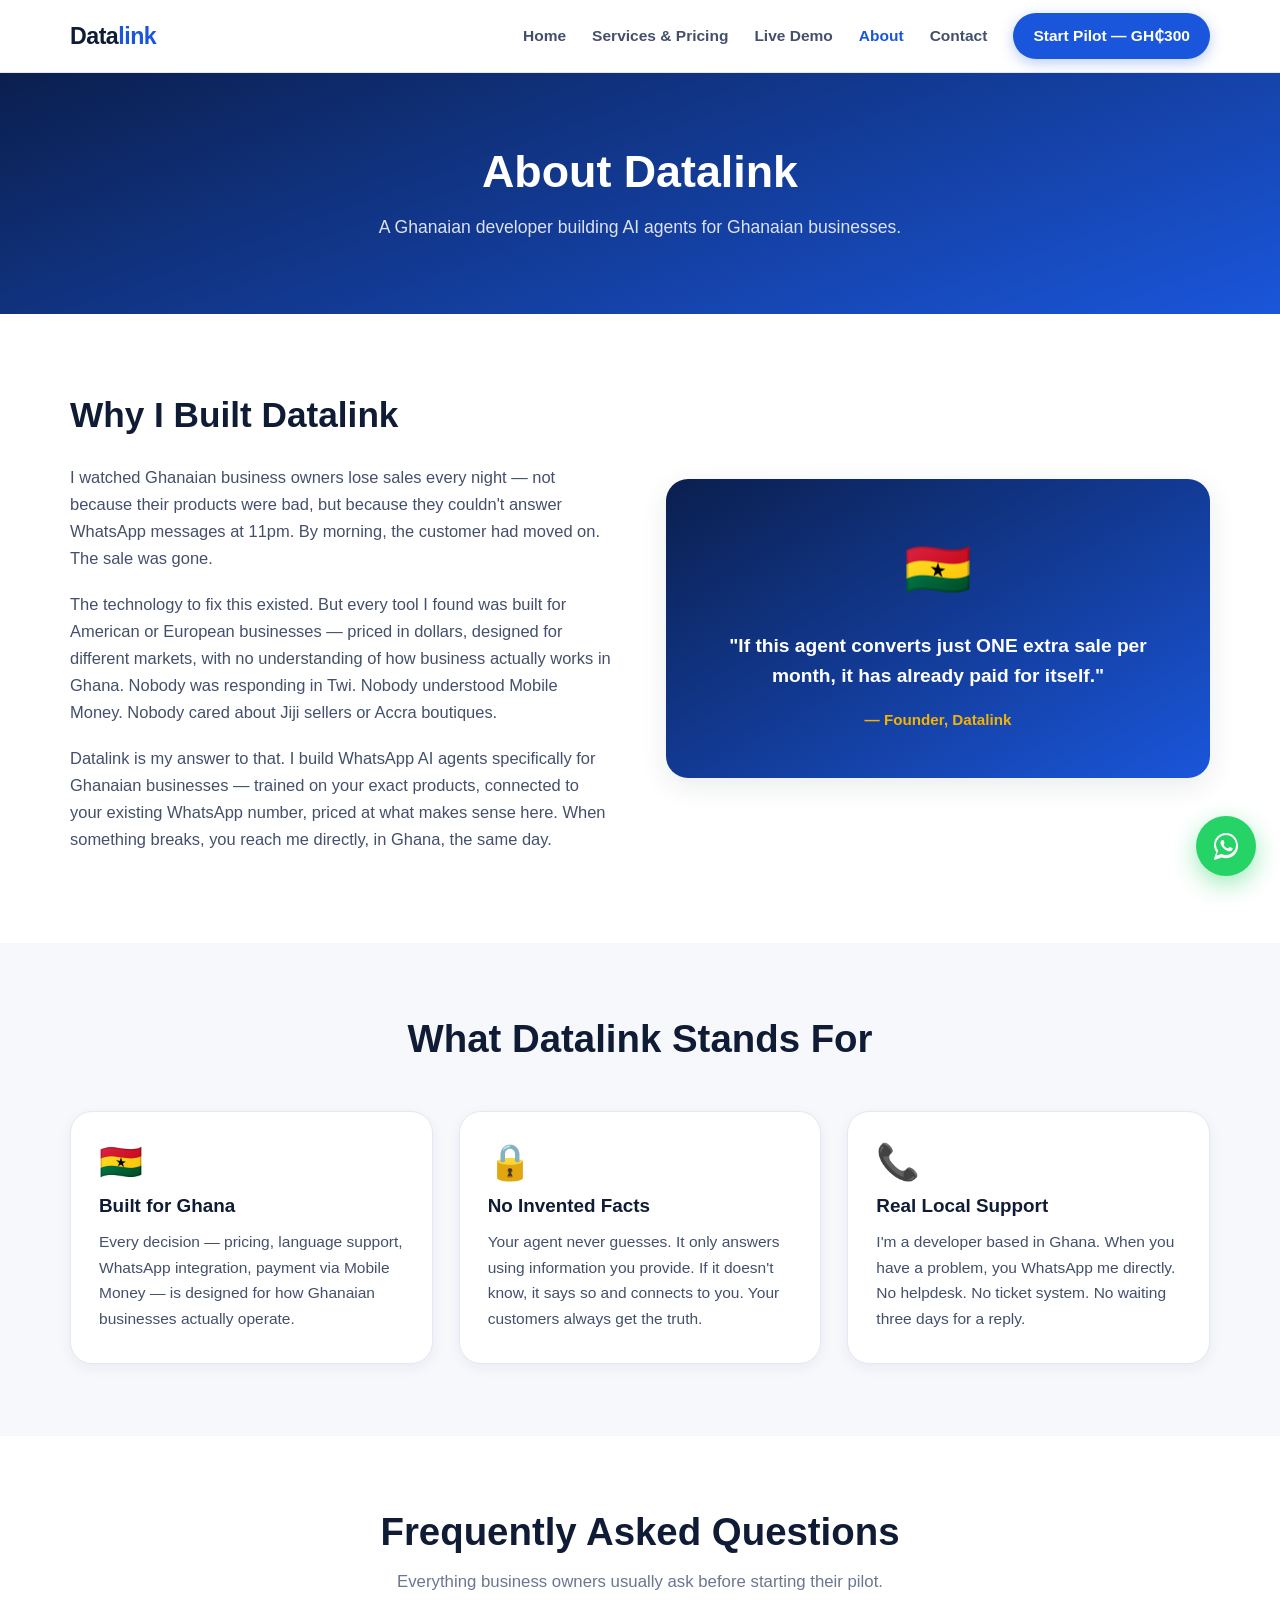
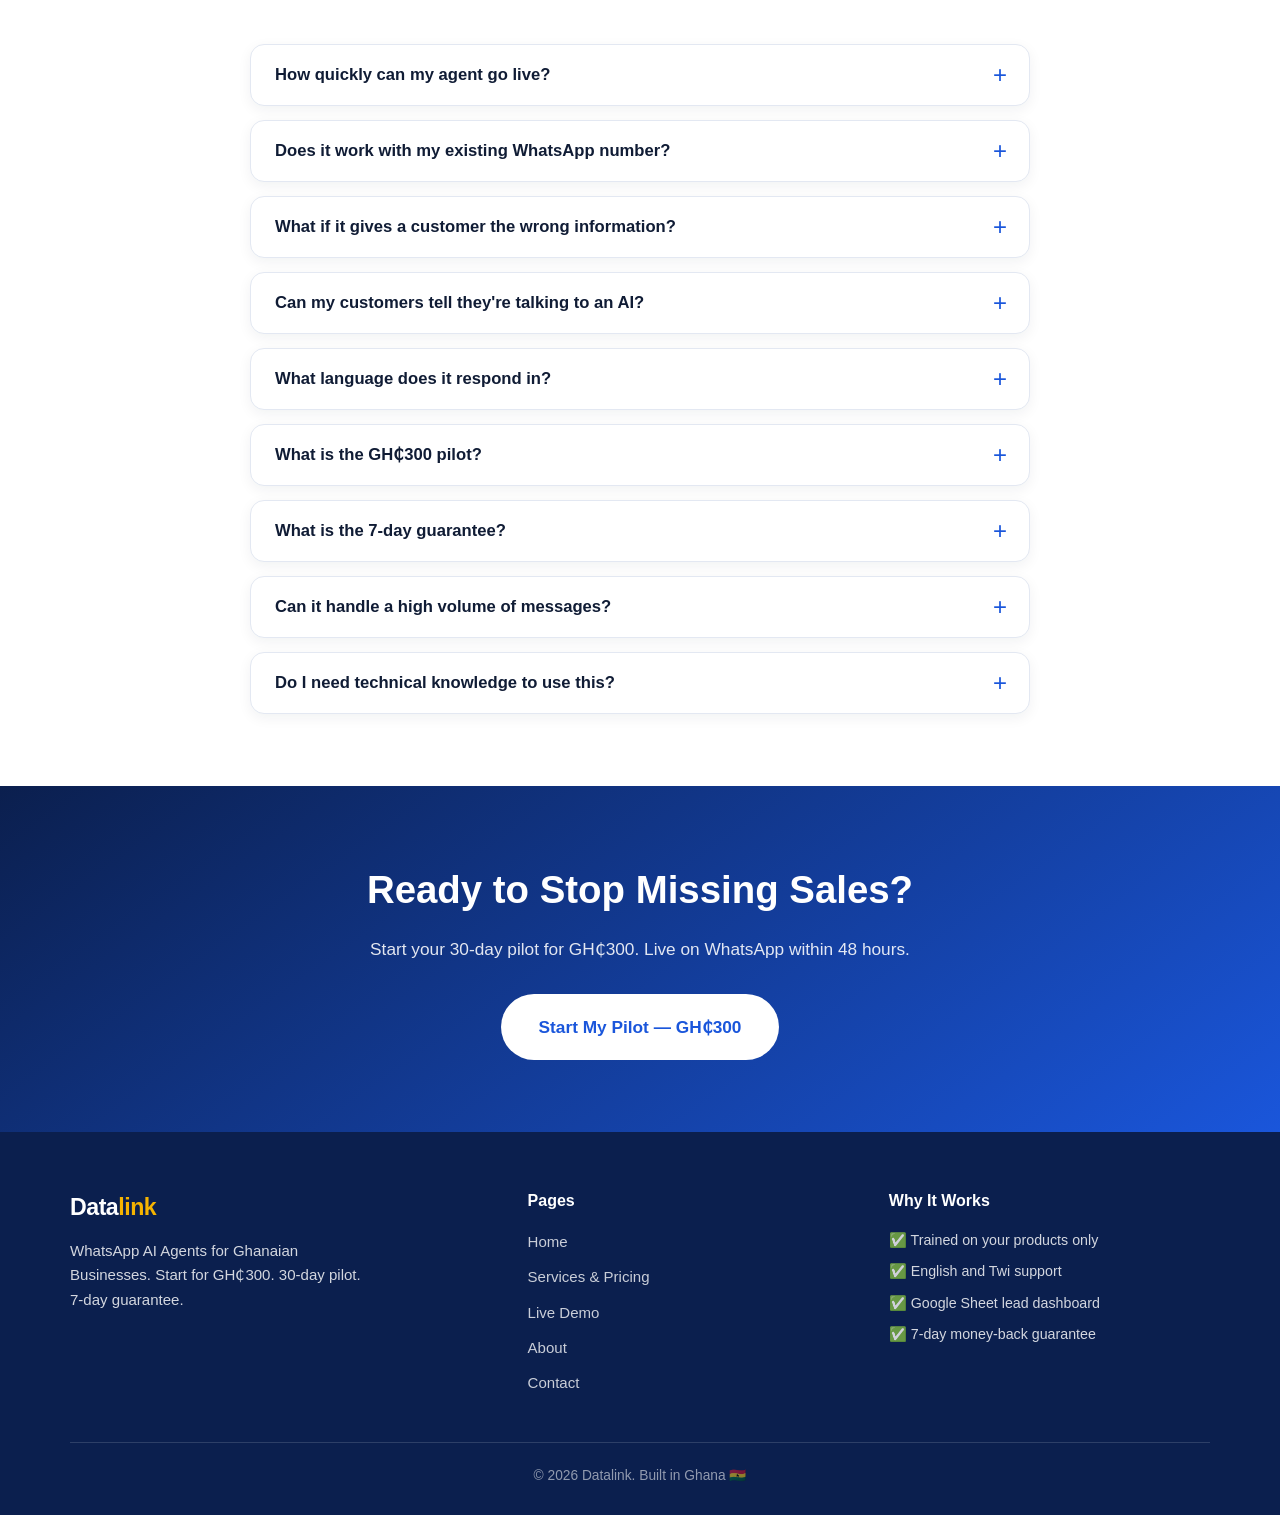
<file: about.html>
<!DOCTYPE html>
<html lang="en">

<head>
  <meta charset="UTF-8">
  <meta name="viewport" content="width=device-width, initial-scale=1.0">
  <title>About Datalink | AI Agent Developer in Ghana</title>
  <meta name="description"
    content="Datalink is a Ghanaian AI agent developer building affordable WhatsApp automation for Ghanaian small businesses.">
  <link rel="stylesheet" href="css/style.css">
</head>

<body>

  <!-- ================= NAVBAR ================= -->
  <header class="navbar">
    <div class="container nav-inner">
      <a href="index.html" class="logo">Data<span>link</span></a>
      <button class="nav-toggle" aria-label="Toggle navigation">
        <span></span><span></span><span></span>
      </button>
      <nav class="nav-links">
        <a href="index.html">Home</a>
        <a href="services.html">Services &amp; Pricing</a>
        <a href="portfolio.html">Live Demo</a>
        <a href="about.html" class="active">About</a>
        <a href="contact.html">Contact</a>
        <a href="contact.html" class="nav-cta">Start Pilot — GH₵300</a>
      </nav>
    </div>
  </header>

  <!-- ================= HERO ================= -->
  <section class="page-hero">
    <div class="container">
      <h1>About Datalink</h1>
      <p>A Ghanaian developer building AI agents for Ghanaian businesses.</p>
    </div>
  </section>

  <!-- ================= STORY SECTION ================= -->
  <section>
    <div class="container story-grid">
      <div class="story-text">
        <!-- PERSONALISE: Replace with your real name and story -->
        <h2>Why I Built Datalink</h2>
        <p>
          I watched Ghanaian business owners lose sales every night —
          not because their products were bad, but because they couldn't
          answer WhatsApp messages at 11pm. By morning, the customer
          had moved on. The sale was gone.
        </p>
        <p>
          The technology to fix this existed. But every tool I found
          was built for American or European businesses — priced in
          dollars, designed for different markets, with no understanding
          of how business actually works in Ghana. Nobody was responding
          in Twi. Nobody understood Mobile Money. Nobody cared about
          Jiji sellers or Accra boutiques.
        </p>
        <p>
          Datalink is my answer to that. I build WhatsApp AI agents
          specifically for Ghanaian businesses — trained on your exact
          products, connected to your existing WhatsApp number, priced
          at what makes sense here. When something breaks, you reach
          me directly, in Ghana, the same day.
        </p>
      </div>
      <div class="story-visual">
        <div class="big-emoji">🇬🇭</div>
        <blockquote>
          "If this agent converts just ONE extra sale per month,
          it has already paid for itself."
        </blockquote>
        <!-- PERSONALISE: Replace with your real name -->
        <cite>— Founder, Datalink</cite>
      </div>
    </div>
  </section>

  <!-- ================= MISSION CARDS ================= -->
  <section class="section-alt">
    <div class="container">
      <div class="section-head">
        <h2>What Datalink Stands For</h2>
      </div>
      <div class="cards-3">
        <div class="card">
          <div class="card-icon">🇬🇭</div>
          <h3>Built for Ghana</h3>
          <p>
            Every decision — pricing, language support, WhatsApp
            integration, payment via Mobile Money — is designed for
            how Ghanaian businesses actually operate.
          </p>
        </div>
        <div class="card">
          <div class="card-icon">🔒</div>
          <h3>No Invented Facts</h3>
          <p>
            Your agent never guesses. It only answers using information
            you provide. If it doesn't know, it says so and connects
            to you. Your customers always get the truth.
          </p>
        </div>
        <div class="card">
          <div class="card-icon">📞</div>
          <h3>Real Local Support</h3>
          <p>
            I'm a developer based in Ghana. When you have a problem,
            you WhatsApp me directly. No helpdesk. No ticket system.
            No waiting three days for a reply.
          </p>
        </div>
      </div>
    </div>
  </section>

  <!-- ================= FAQ SECTION ================= -->
  <section>
    <div class="container">
      <div class="section-head">
        <h2>Frequently Asked Questions</h2>
        <p>Everything business owners usually ask before starting their pilot.</p>
      </div>
      <div class="faq-list">
        <div class="faq-item">
          <button class="faq-q">How quickly can my agent go live?</button>
          <div class="faq-a">
            <p>
              Typically within 48 hours of receiving your setup fee.
              Faster if you already have a list of your products and prices
              ready. The most time-consuming part is building your knowledge
              base — I guide you through the whole process.
            </p>
          </div>
        </div>
        <div class="faq-item">
          <button class="faq-q">Does it work with my existing WhatsApp number?</button>
          <div class="faq-a">
            <p>
              Yes. We connect to your existing WhatsApp Business number
              using Meta's official Cloud API. Your number stays yours and
              works exactly as before — the agent simply handles incoming
              messages automatically.
            </p>
          </div>
        </div>
        <div class="faq-item">
          <button class="faq-q">What if it gives a customer the wrong information?</button>
          <div class="faq-a">
            <p>
              The agent can only answer using facts you provide.
              It cannot invent prices, product details, or policies.
              If a customer asks something that isn't in the knowledge base,
              the agent says "I'll connect you to our team" and notifies you
              immediately. It never guesses.
            </p>
          </div>
        </div>
        <div class="faq-item">
          <button class="faq-q">Can my customers tell they're talking to an AI?</button>
          <div class="faq-a">
            <p>
              That is entirely your choice. We can configure it to
              introduce itself as an AI assistant ("Hi, I'm the Datalink
              assistant for Akosua Boutique") or use a friendly name
              ("Hi, I'm Ada from Akosua Boutique"). We recommend being
              transparent — customers generally appreciate honesty.
            </p>
          </div>
        </div>
        <div class="faq-item">
          <button class="faq-q">What language does it respond in?</button>
          <div class="faq-a">
            <p>
              It automatically responds in the same language the customer
              uses. If they write in English, it replies in English. If they
              write in Twi, it replies in Twi. If they mix both, it matches
              the mix. No configuration needed.
            </p>
          </div>
        </div>
        <div class="faq-item">
          <button class="faq-q">What is the GH₵300 pilot?</button>
          <div class="faq-a">
            <p>
              You pay a one-time GH₵300 setup fee. I build your agent,
              train it on your products, connect it to your WhatsApp number,
              and test it thoroughly. You then use it free for 30 days.
              After 30 days, if you're happy, you choose a monthly plan
              starting at GH₵150. If you're not satisfied, you stop —
              no further charge.
            </p>
          </div>
        </div>
        <div class="faq-item">
          <button class="faq-q">What is the 7-day guarantee?</button>
          <div class="faq-a">
            <p>
              If your agent does not work correctly within the first
              7 days — wrong answers, connection failures, anything — I will
              refund your GH₵300 setup fee in full via Mobile Money.
              No arguments, no delays.
            </p>
          </div>
        </div>
        <div class="faq-item">
          <button class="faq-q">Can it handle a high volume of messages?</button>
          <div class="faq-a">
            <p>
              Yes. The Starter plan handles up to 500 conversations
              per month. Standard handles 2,000 and Growth handles 10,000.
              If you have unusually high volume, contact me for a
              custom plan.
            </p>
          </div>
        </div>
        <div class="faq-item">
          <button class="faq-q">Do I need technical knowledge to use this?</button>
          <div class="faq-a">
            <p>
              None at all. You need a WhatsApp Business number
              (which you likely already have) and a list of your products
              and prices. I handle everything technical.
              You receive a Google Sheet — you already know how to use that.
            </p>
          </div>
        </div>
      </div>
    </div>
  </section>

  <!-- ================= CTA BANNER ================= -->
  <section class="cta-banner">
    <div class="container">
      <h2>Ready to Stop Missing Sales?</h2>
      <p>Start your 30-day pilot for GH₵300. Live on WhatsApp within 48 hours.</p>
      <div class="hero-ctas">
        <a href="contact.html" class="btn btn-light btn-lg">Start My Pilot — GH₵300</a>
      </div>
    </div>
  </section>

  <!-- ================= FOOTER ================= -->
  <footer class="footer">
    <div class="container">
      <div class="footer-grid">
        <div>
          <a href="index.html" class="logo">Data<span>link</span></a>
          <p class="footer-tagline">
            WhatsApp AI Agents for Ghanaian Businesses.
            Start for GH₵300. 30-day pilot. 7-day guarantee.
          </p>
        </div>
        <div>
          <h4>Pages</h4>
          <ul class="footer-links">
            <li><a href="index.html">Home</a></li>
            <li><a href="services.html">Services &amp; Pricing</a></li>
            <li><a href="portfolio.html">Live Demo</a></li>
            <li><a href="about.html">About</a></li>
            <li><a href="contact.html">Contact</a></li>
          </ul>
        </div>
        <div>
          <h4>Why It Works</h4>
          <ul class="footer-why">
            <li>✅ Trained on your products only</li>
            <li>✅ English and Twi support</li>
            <li>✅ Google Sheet lead dashboard</li>
            <li>✅ 7-day money-back guarantee</li>
          </ul>
        </div>
      </div>
      <div class="footer-bottom">
        © <span id="year"></span> Datalink. Built in Ghana 🇬🇭
      </div>
    </div>
  </footer>

  <!-- ================= FLOATING WHATSAPP BUTTON ================= -->
  <!-- PLACEHOLDER: Replace 233XXXXXXXXX with your real WhatsApp number (no + sign) -->
  <a class="wa-float" aria-label="Chat with Datalink on WhatsApp" target="_blank" rel="noopener"
    href="https://wa.me/233XXXXXXXXX?text=Hi%20Datalink%2C%20I%27d%20like%20to%20know%20more%20about%20the%20WhatsApp%20AI%20Agent%20for%20my%20business.">
    <svg viewBox="0 0 32 32" xmlns="http://www.w3.org/2000/svg">
      <path
        d="M16.004 3C9.382 3 4 8.382 4 15.004c0 2.65.87 5.1 2.34 7.09L4.06 28.6a.9.9 0 0 0 1.12 1.12l6.6-2.27a11.94 11.94 0 0 0 4.23.77c6.62 0 12-5.38 12-12.01C28.01 8.38 22.63 3 16 3zm0 2c5.52 0 10 4.48 10 10.01 0 5.52-4.48 10-10 10-1.5 0-2.92-.33-4.2-.92a.9.9 0 0 0-.67-.04l-4.57 1.57 1.59-4.5a.9.9 0 0 0-.08-.76A9.93 9.93 0 0 1 6 15.01C6 9.48 10.48 5 16 5zm-3.68 5.02c-.2 0-.52.07-.8.37-.27.3-1.04 1.02-1.04 2.48 0 1.47 1.07 2.88 1.22 3.08.15.2 2.07 3.31 5.11 4.51 2.53 1 3.05.8 3.6.75.55-.05 1.77-.72 2.02-1.42.25-.7.25-1.3.17-1.42-.07-.12-.27-.2-.57-.35-.3-.15-1.77-.87-2.04-.97-.27-.1-.47-.15-.67.15-.2.3-.77.97-.95 1.17-.17.2-.35.22-.65.07-.3-.15-1.26-.46-2.4-1.48-.9-.8-1.5-1.78-1.67-2.08-.17-.3-.02-.46.13-.61.14-.13.3-.35.45-.52.15-.17.2-.3.3-.5.1-.2.05-.37-.02-.52-.08-.15-.67-1.62-.92-2.22-.24-.58-.49-.5-.67-.5z" />
    </svg>
  </a>

  <script src="js/main.js"></script>
</body>

</html>
</file>
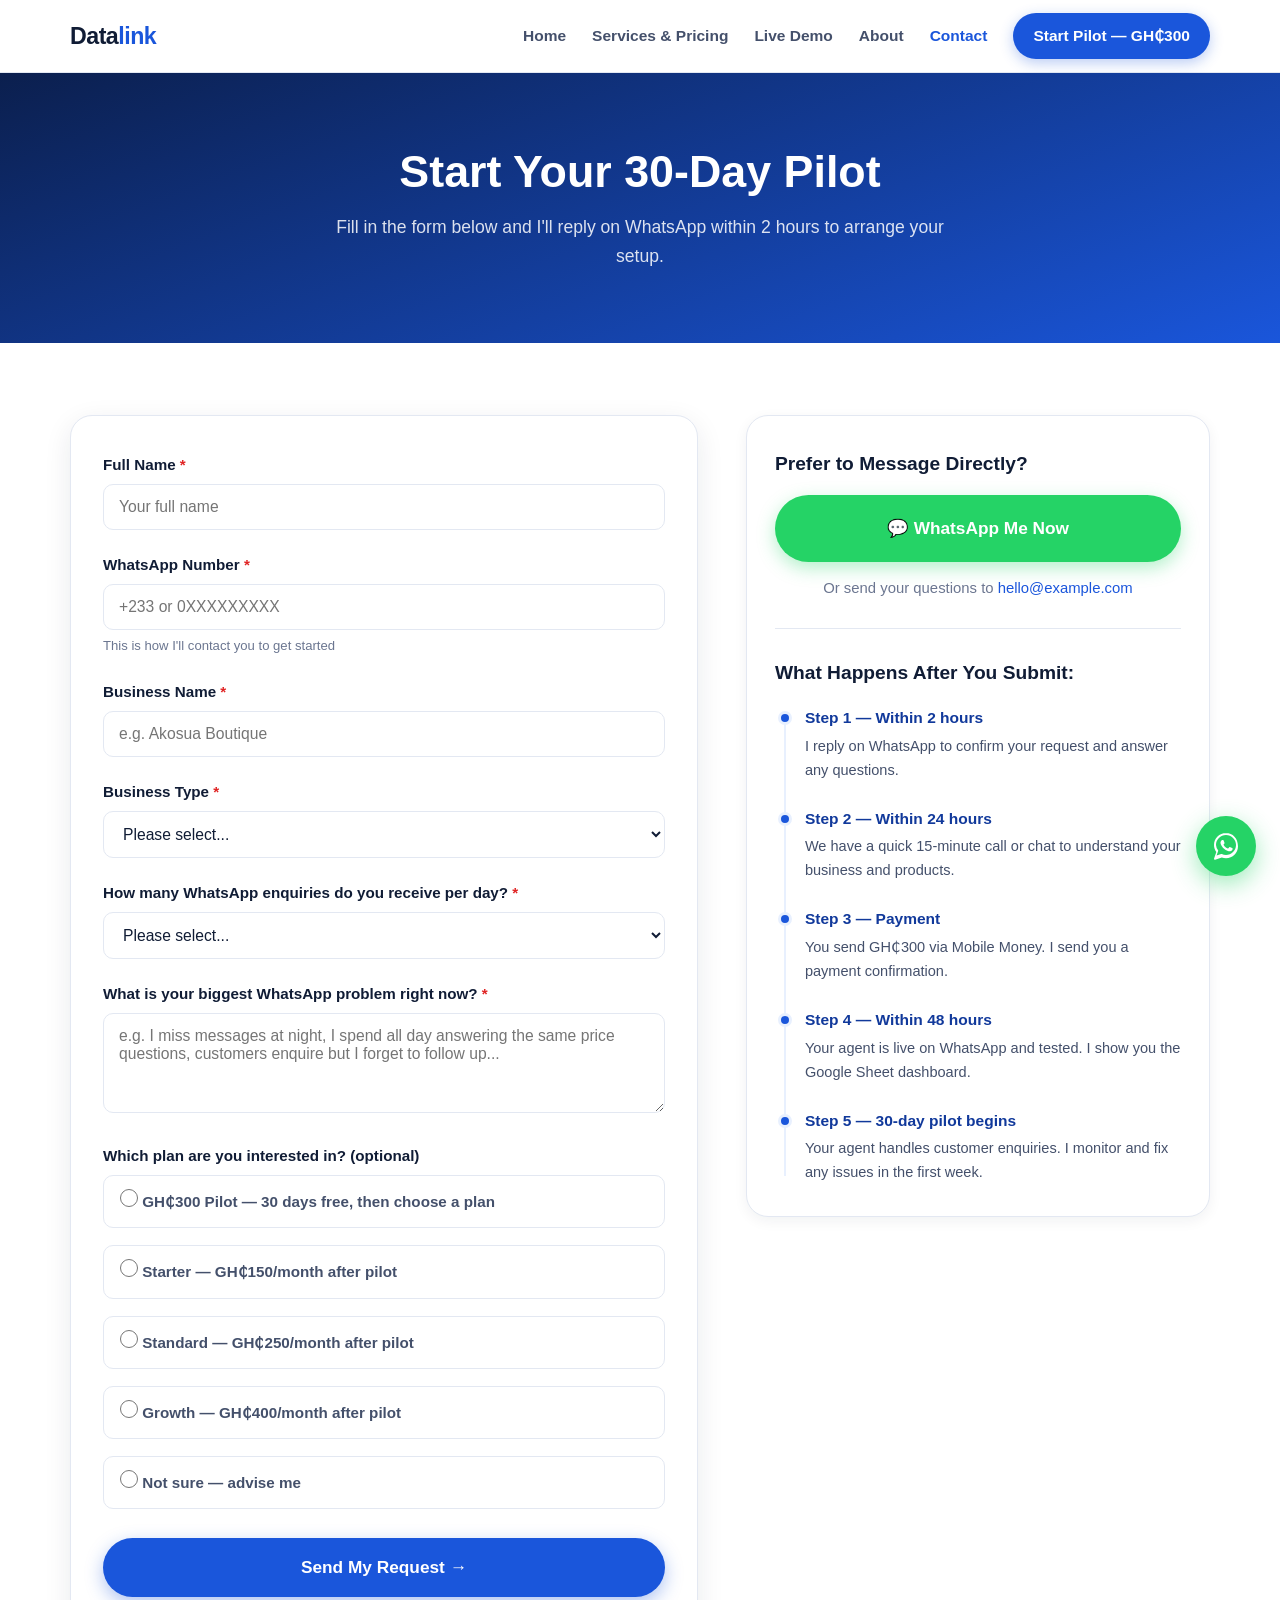
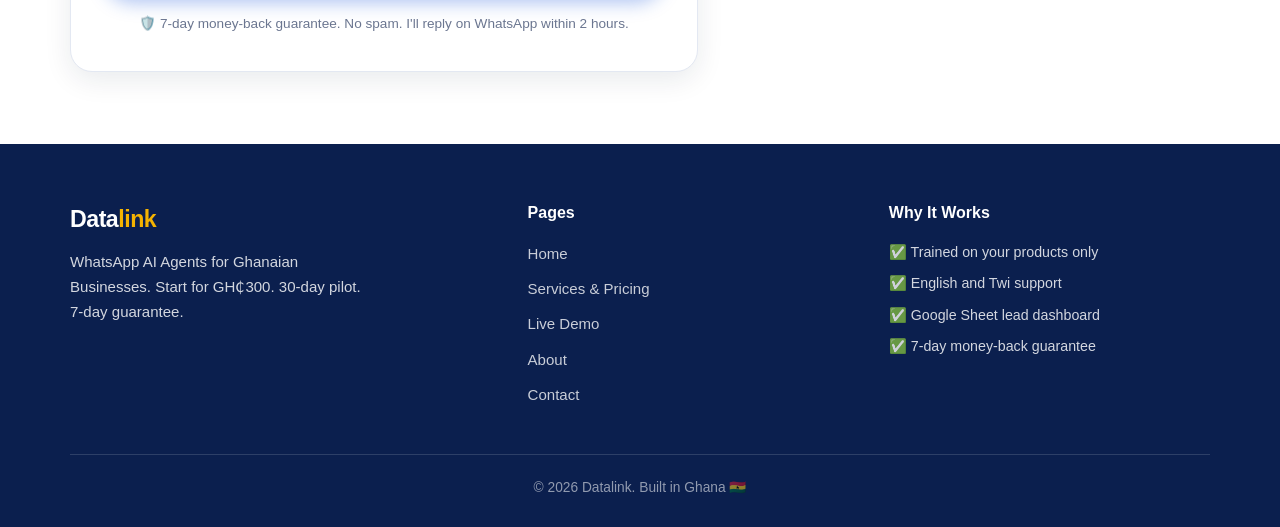
<file: contact.html>
<!DOCTYPE html>
<html lang="en">

<head>
  <meta charset="UTF-8">
  <meta name="viewport" content="width=device-width, initial-scale=1.0">
  <title>Start Your Pilot | Datalink Ghana — GH₵300</title>
  <meta name="description"
    content="Start your WhatsApp AI agent pilot for GH₵300. Live in 48 hours. 30-day free trial. Reply within 2 hours.">
  <link rel="stylesheet" href="css/style.css">
</head>

<body>

  <!-- ================= NAVBAR ================= -->
  <header class="navbar">
    <div class="container nav-inner">
      <a href="index.html" class="logo">Data<span>link</span></a>
      <button class="nav-toggle" aria-label="Toggle navigation">
        <span></span><span></span><span></span>
      </button>
      <nav class="nav-links">
        <a href="index.html">Home</a>
        <a href="services.html">Services &amp; Pricing</a>
        <a href="portfolio.html">Live Demo</a>
        <a href="about.html">About</a>
        <a href="contact.html" class="active">Contact</a>
        <a href="contact.html" class="nav-cta">Start Pilot — GH₵300</a>
      </nav>
    </div>
  </header>

  <!-- ================= HERO ================= -->
  <section class="page-hero">
    <div class="container">
      <h1>Start Your 30-Day Pilot</h1>
      <p>Fill in the form below and I'll reply on WhatsApp within 2 hours to arrange your setup.</p>
    </div>
  </section>

  <!-- ================= CONTACT ================= -->
  <section>
    <div class="container contact-grid">

      <!-- ===== Form ===== -->
      <div class="form-card">
        <!-- PLACEHOLDER: Replace YOUR_FORMSPREE_ID with your real Formspree form ID
             (create a free form at https://formspree.io → copy the ID from the endpoint URL) -->
        <form id="pilot-form" action="https://formspree.io/f/YOUR_FORMSPREE_ID" method="POST" novalidate>

          <div class="form-group">
            <label for="fullname">Full Name <span class="req">*</span></label>
            <input type="text" id="fullname" name="fullname" placeholder="Your full name" required>
            <span class="error-msg">Please enter your full name.</span>
          </div>

          <div class="form-group">
            <label for="whatsapp">WhatsApp Number <span class="req">*</span></label>
            <input type="tel" id="whatsapp" name="whatsapp" placeholder="+233 or 0XXXXXXXXX" required>
            <p class="helper">This is how I'll contact you to get started</p>
            <span class="error-msg">Please enter a valid Ghana number (+233XXXXXXXXX or 0XXXXXXXXX).</span>
          </div>

          <div class="form-group">
            <label for="business-name">Business Name <span class="req">*</span></label>
            <input type="text" id="business-name" name="business-name" placeholder="e.g. Akosua Boutique" required>
            <span class="error-msg">Please enter your business name.</span>
          </div>

          <div class="form-group">
            <label for="business-type">Business Type <span class="req">*</span></label>
            <select id="business-type" name="business-type" required>
              <option value="">Please select...</option>
              <option>Fashion &amp; Clothing</option>
              <option>Pharmacy / Health</option>
              <option>Real Estate</option>
              <option>Salon / Beauty / Spa</option>
              <option>Catering / Restaurant</option>
              <option>Photography / Videography</option>
              <option>Online Store / E-commerce</option>
              <option>School / Education</option>
              <option>Construction / Contracting</option>
              <option>Other (describe in message)</option>
            </select>
            <span class="error-msg">Please select your business type.</span>
          </div>

          <div class="form-group">
            <label for="enquiries">How many WhatsApp enquiries do you receive per day? <span
                class="req">*</span></label>
            <select id="enquiries" name="enquiries-per-day" required>
              <option value="">Please select...</option>
              <option>Fewer than 5</option>
              <option>5 to 20</option>
              <option>20 to 50</option>
              <option>More than 50</option>
              <option>I'm not sure</option>
            </select>
            <span class="error-msg">Please select an option.</span>
          </div>

          <div class="form-group">
            <label for="problem">What is your biggest WhatsApp problem right now? <span class="req">*</span></label>
            <textarea id="problem" name="biggest-problem" rows="4"
              placeholder="e.g. I miss messages at night, I spend all day answering the same price questions, customers enquire but I forget to follow up..."
              required></textarea>
            <span class="error-msg">Please tell me about your biggest WhatsApp problem.</span>
          </div>

          <div class="form-group">
            <label>Which plan are you interested in? (optional)</label>
            <div class="radio-cards">
              <label class="radio-card">
                <input type="radio" name="plan" value="GH₵300 Pilot">
                <span>GH₵300 Pilot — 30 days free, then choose a plan</span>
              </label>
              <label class="radio-card">
                <input type="radio" name="plan" value="Starter GH₵150/month">
                <span>Starter — GH₵150/month after pilot</span>
              </label>
              <label class="radio-card">
                <input type="radio" name="plan" value="Standard GH₵250/month">
                <span>Standard — GH₵250/month after pilot</span>
              </label>
              <label class="radio-card">
                <input type="radio" name="plan" value="Growth GH₵400/month">
                <span>Growth — GH₵400/month after pilot</span>
              </label>
              <label class="radio-card">
                <input type="radio" name="plan" value="Not sure — advise me">
                <span>Not sure — advise me</span>
              </label>
            </div>
          </div>

          <button type="submit" class="btn btn-primary btn-lg btn-block">Send My Request →</button>

          <p class="form-small-print">
            🛡️ 7-day money-back guarantee. No spam. I'll reply on WhatsApp within 2 hours.
          </p>

          <div id="form-status" class="form-status"></div>
        </form>
      </div>

      <!-- ===== Direct contact column ===== -->
      <div class="direct-card">
        <h3>Prefer to Message Directly?</h3>

        <!-- PLACEHOLDER: Replace 233XXXXXXXXX with your real WhatsApp number (no + sign) -->
        <a class="btn btn-whatsapp btn-lg btn-block" target="_blank" rel="noopener"
          href="https://wa.me/233XXXXXXXXX?text=Hi%20Datalink%2C%20I%27d%20like%20to%20start%20a%2030-day%20pilot%20for%20my%20WhatsApp%20AI%20agent.">
          💬 WhatsApp Me Now
        </a>

        <!-- PLACEHOLDER: Replace with your real email address -->
        <p class="alt-contact">Or send your questions to <a href="mailto:hello@example.com">hello@example.com</a></p>

        <hr class="divider">

        <h3>What Happens After You Submit:</h3>
        <div class="timeline">
          <div class="timeline-step">
            <strong>Step 1 — Within 2 hours</strong>
            <p>I reply on WhatsApp to confirm your request and answer any questions.</p>
          </div>
          <div class="timeline-step">
            <strong>Step 2 — Within 24 hours</strong>
            <p>We have a quick 15-minute call or chat to understand your business and products.</p>
          </div>
          <div class="timeline-step">
            <strong>Step 3 — Payment</strong>
            <p>You send GH₵300 via Mobile Money. I send you a payment confirmation.</p>
          </div>
          <div class="timeline-step">
            <strong>Step 4 — Within 48 hours</strong>
            <p>Your agent is live on WhatsApp and tested. I show you the Google Sheet dashboard.</p>
          </div>
          <div class="timeline-step">
            <strong>Step 5 — 30-day pilot begins</strong>
            <p>Your agent handles customer enquiries. I monitor and fix any issues in the first week.</p>
          </div>
        </div>
      </div>
    </div>
  </section>

  <!-- ================= FOOTER ================= -->
  <footer class="footer">
    <div class="container">
      <div class="footer-grid">
        <div>
          <a href="index.html" class="logo">Data<span>link</span></a>
          <p class="footer-tagline">
            WhatsApp AI Agents for Ghanaian Businesses.
            Start for GH₵300. 30-day pilot. 7-day guarantee.
          </p>
        </div>
        <div>
          <h4>Pages</h4>
          <ul class="footer-links">
            <li><a href="index.html">Home</a></li>
            <li><a href="services.html">Services &amp; Pricing</a></li>
            <li><a href="portfolio.html">Live Demo</a></li>
            <li><a href="about.html">About</a></li>
            <li><a href="contact.html">Contact</a></li>
          </ul>
        </div>
        <div>
          <h4>Why It Works</h4>
          <ul class="footer-why">
            <li>✅ Trained on your products only</li>
            <li>✅ English and Twi support</li>
            <li>✅ Google Sheet lead dashboard</li>
            <li>✅ 7-day money-back guarantee</li>
          </ul>
        </div>
      </div>
      <div class="footer-bottom">
        © <span id="year"></span> Datalink. Built in Ghana 🇬🇭
      </div>
    </div>
  </footer>

  <!-- ================= FLOATING WHATSAPP BUTTON ================= -->
  <!-- PLACEHOLDER: Replace 233XXXXXXXXX with your real WhatsApp number (no + sign) -->
  <a class="wa-float" aria-label="Chat with Datalink on WhatsApp" target="_blank" rel="noopener"
    href="https://wa.me/233XXXXXXXXX?text=Hi%20Datalink%2C%20I%27d%20like%20to%20know%20more%20about%20the%20WhatsApp%20AI%20Agent%20for%20my%20business.">
    <svg viewBox="0 0 32 32" xmlns="http://www.w3.org/2000/svg">
      <path
        d="M16.004 3C9.382 3 4 8.382 4 15.004c0 2.65.87 5.1 2.34 7.09L4.06 28.6a.9.9 0 0 0 1.12 1.12l6.6-2.27a11.94 11.94 0 0 0 4.23.77c6.62 0 12-5.38 12-12.01C28.01 8.38 22.63 3 16 3zm0 2c5.52 0 10 4.48 10 10.01 0 5.52-4.48 10-10 10-1.5 0-2.92-.33-4.2-.92a.9.9 0 0 0-.67-.04l-4.57 1.57 1.59-4.5a.9.9 0 0 0-.08-.76A9.93 9.93 0 0 1 6 15.01C6 9.48 10.48 5 16 5zm-3.68 5.02c-.2 0-.52.07-.8.37-.27.3-1.04 1.02-1.04 2.48 0 1.47 1.07 2.88 1.22 3.08.15.2 2.07 3.31 5.11 4.51 2.53 1 3.05.8 3.6.75.55-.05 1.77-.72 2.02-1.42.25-.7.25-1.3.17-1.42-.07-.12-.27-.2-.57-.35-.3-.15-1.77-.87-2.04-.97-.27-.1-.47-.15-.67.15-.2.3-.77.97-.95 1.17-.17.2-.35.22-.65.07-.3-.15-1.26-.46-2.4-1.48-.9-.8-1.5-1.78-1.67-2.08-.17-.3-.02-.46.13-.61.14-.13.3-.35.45-.52.15-.17.2-.3.3-.5.1-.2.05-.37-.02-.52-.08-.15-.67-1.62-.92-2.22-.24-.58-.49-.5-.67-.5z" />
    </svg>
  </a>

  <script src="js/main.js"></script>
</body>

</html>
</file>
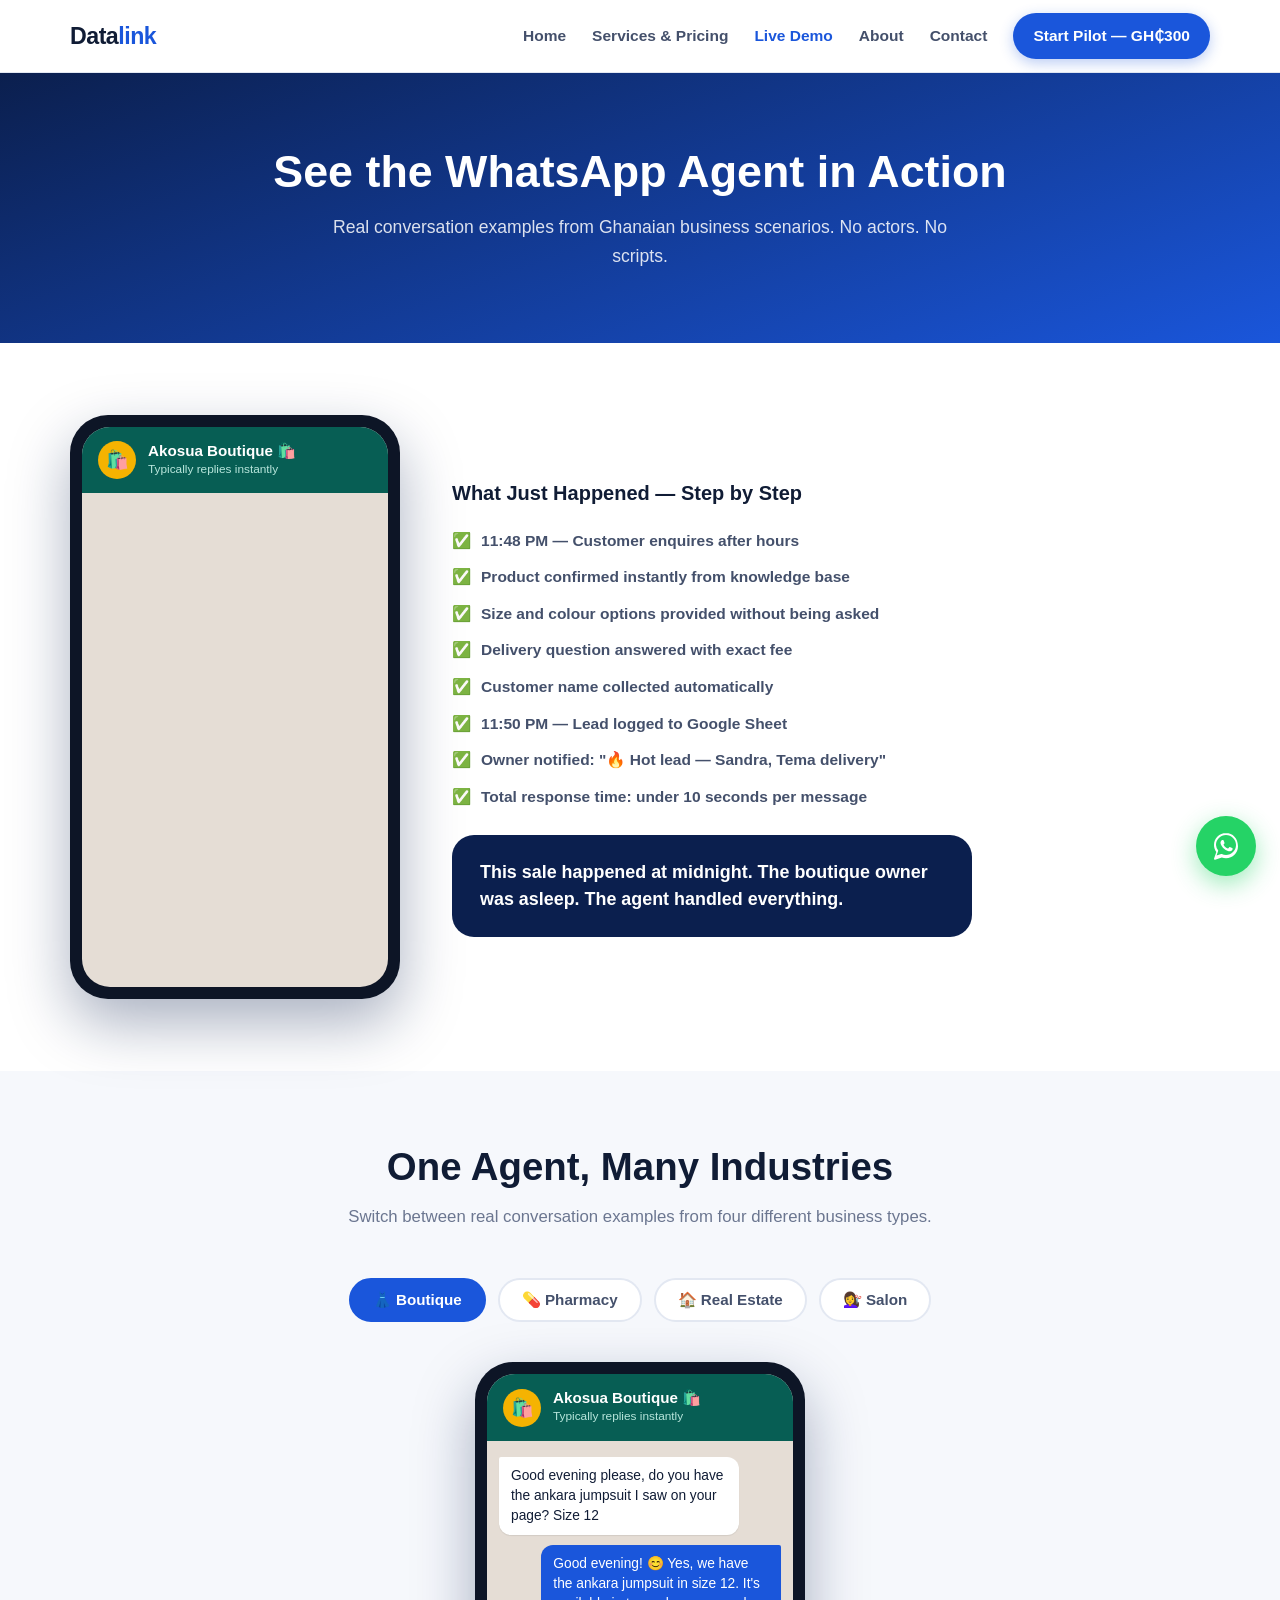
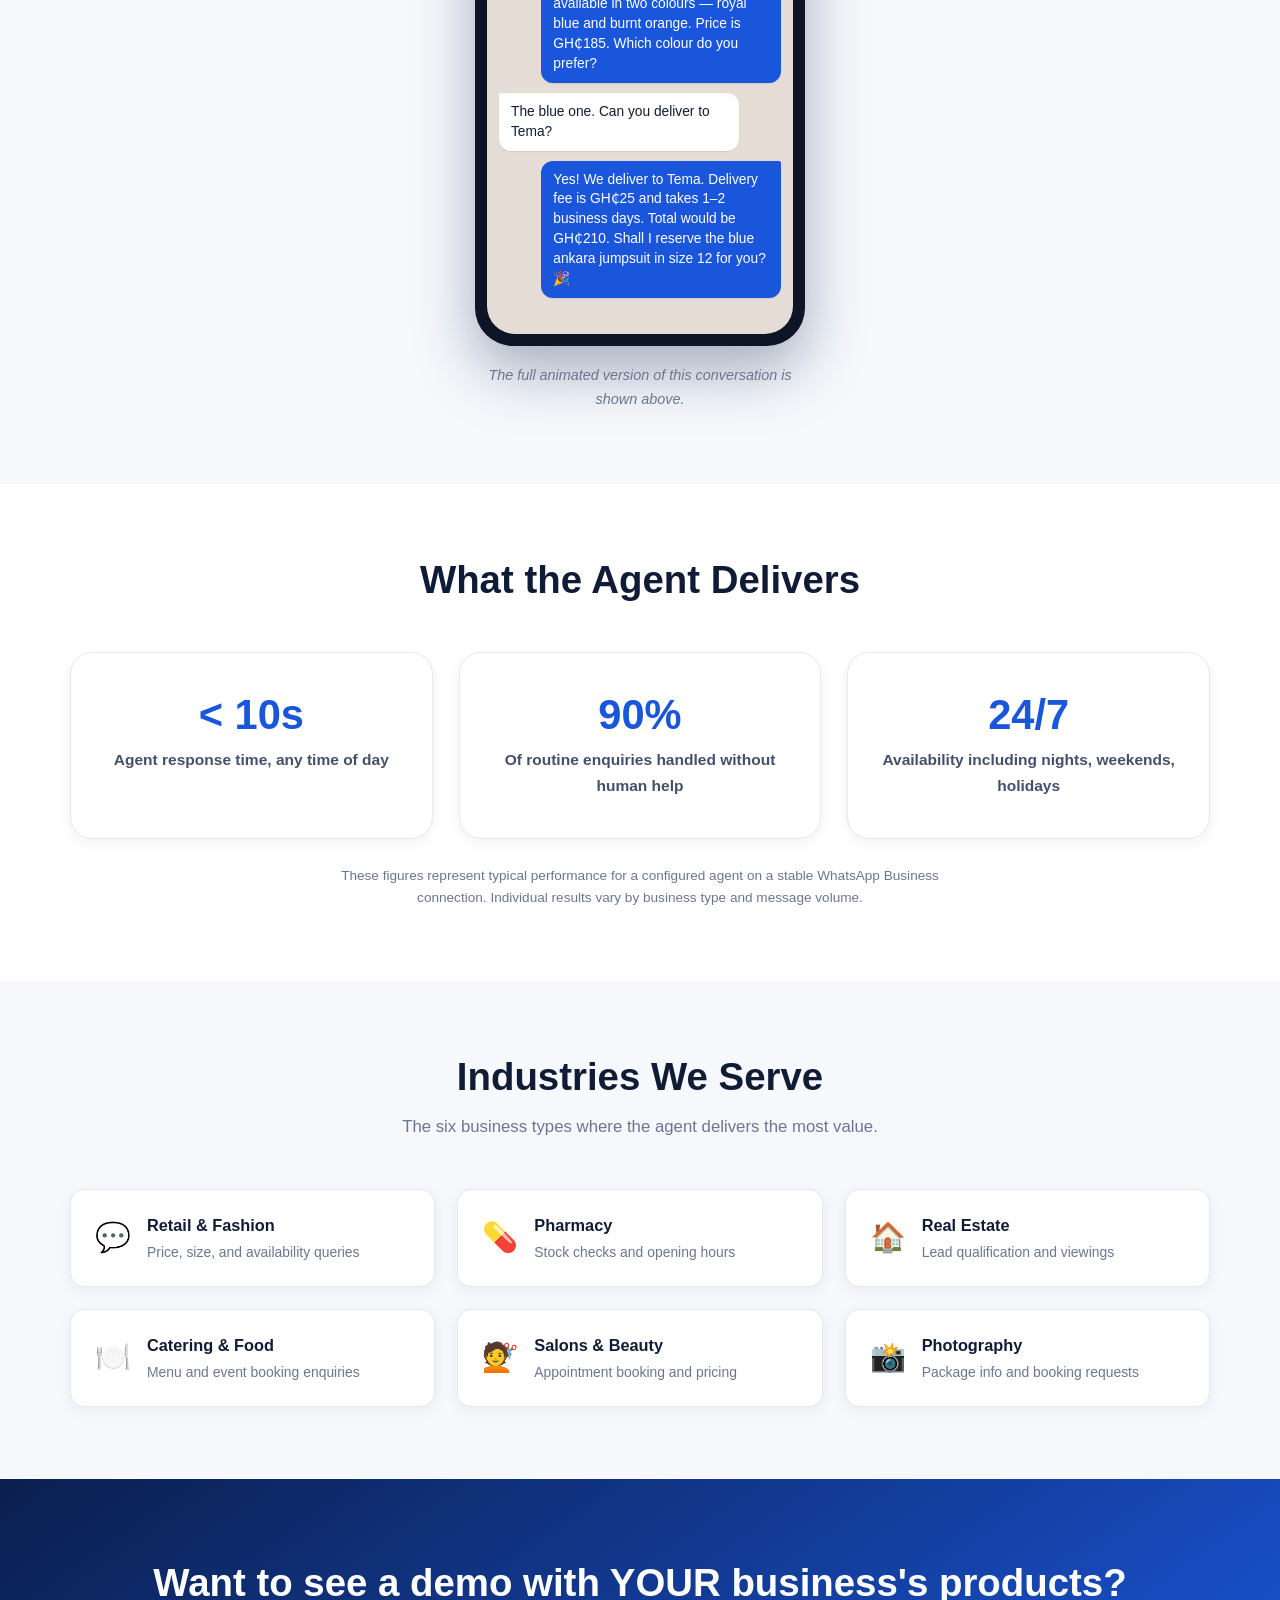
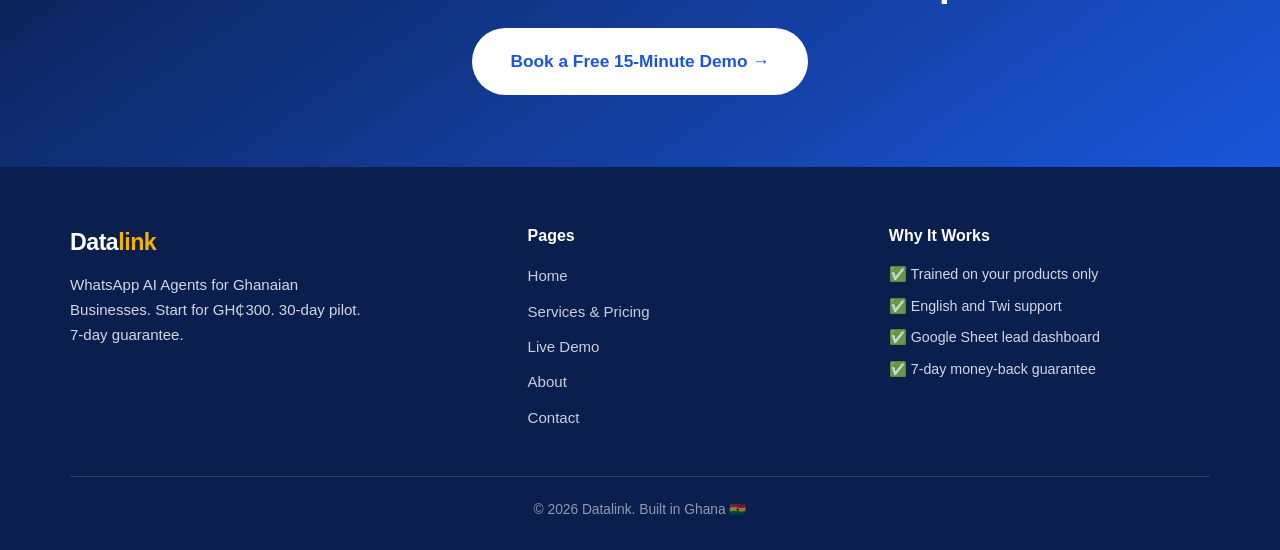
<file: portfolio.html>
<!DOCTYPE html>
<html lang="en">

<head>
  <meta charset="UTF-8">
  <meta name="viewport" content="width=device-width, initial-scale=1.0">
  <title>Live Demo | Datalink WhatsApp AI Agent Ghana</title>
  <meta name="description"
    content="Watch Datalink's WhatsApp AI Agent handle real Ghanaian business enquiries — fashion, pharmacy, real estate, salons.">
  <link rel="stylesheet" href="css/style.css">
</head>

<body>

  <!-- ================= NAVBAR ================= -->
  <header class="navbar">
    <div class="container nav-inner">
      <a href="index.html" class="logo">Data<span>link</span></a>
      <button class="nav-toggle" aria-label="Toggle navigation">
        <span></span><span></span><span></span>
      </button>
      <nav class="nav-links">
        <a href="index.html">Home</a>
        <a href="services.html">Services &amp; Pricing</a>
        <a href="portfolio.html" class="active">Live Demo</a>
        <a href="about.html">About</a>
        <a href="contact.html">Contact</a>
        <a href="contact.html" class="nav-cta">Start Pilot — GH₵300</a>
      </nav>
    </div>
  </header>

  <!-- ================= HERO ================= -->
  <section class="page-hero">
    <div class="container">
      <h1>See the WhatsApp Agent in Action</h1>
      <p>Real conversation examples from Ghanaian business scenarios. No actors. No scripts.</p>
    </div>
  </section>

  <!-- ================= MAIN DEMO — FASHION BOUTIQUE ================= -->
  <section>
    <div class="container">
      <div class="demo-grid">

        <!-- Phone 1 — Fashion Boutique -->
        <div class="phone-wrap">
          <div class="phone">
            <div class="phone-screen">
              <div class="wa-header">
                <div class="wa-avatar">🛍️</div>
                <div>
                  <div class="wa-header-name">Akosua Boutique 🛍️</div>
                  <div class="wa-header-status">Typically replies instantly</div>
                </div>
              </div>
              <div class="chat-area chat-animate">
                <div class="msg msg-customer">
                  Good evening please, do you have the ankara jumpsuit
                  I saw on your page? Size 12
                  <span class="msg-time">11:48 PM</span>
                </div>
                <div class="msg msg-agent">
                  Good evening! 😊 Yes, we have the ankara jumpsuit in
                  size 12. It's available in two colours — royal blue
                  and burnt orange. Price is GH₵185. Which colour do
                  you prefer?
                  <span class="msg-time">11:48 PM</span>
                </div>
                <div class="msg msg-customer">
                  The blue one. Can you deliver to Tema?
                  <span class="msg-time">11:49 PM</span>
                </div>
                <div class="msg msg-agent">
                  Yes! We deliver to Tema. Delivery fee is GH₵25 and
                  takes 1–2 business days. Total would be GH₵210.
                  Shall I reserve the blue ankara jumpsuit in size 12
                  for you? 🎉
                  <span class="msg-time">11:49 PM</span>
                </div>
                <div class="msg msg-customer">
                  Yes please. My name is Sandra
                  <span class="msg-time">11:49 PM</span>
                </div>
                <div class="msg msg-agent">
                  Perfect Sandra! ✅ Reserved for you.
                  We'll send payment details shortly.
                  Thank you for shopping with Akosua Boutique! 🛍️
                  <span class="msg-time">11:50 PM</span>
                </div>
                <div class="msg typing">
                  <span class="dot"></span><span class="dot"></span><span class="dot"></span>
                </div>
              </div>
            </div>
          </div>
        </div>

        <!-- Annotated breakdown -->
        <div class="annotations">
          <h3>What Just Happened — Step by Step</h3>
          <ul>
            <li>✅ <span>11:48 PM — Customer enquires after hours</span></li>
            <li>✅ <span>Product confirmed instantly from knowledge base</span></li>
            <li>✅ <span>Size and colour options provided without being asked</span></li>
            <li>✅ <span>Delivery question answered with exact fee</span></li>
            <li>✅ <span>Customer name collected automatically</span></li>
            <li>✅ <span>11:50 PM — Lead logged to Google Sheet</span></li>
            <li>✅ <span>Owner notified: "🔥 Hot lead — Sandra, Tema delivery"</span></li>
            <li>✅ <span>Total response time: under 10 seconds per message</span></li>
          </ul>
          <div class="demo-callout">
            This sale happened at midnight.
            The boutique owner was asleep.
            The agent handled everything.
          </div>
        </div>
      </div>
    </div>
  </section>

  <!-- ================= TAB SECTION — 4 INDUSTRIES ================= -->
  <section class="section-alt">
    <div class="container">
      <div class="section-head">
        <h2>One Agent, Many Industries</h2>
        <p>Switch between real conversation examples from four different business types.</p>
      </div>

      <div class="tabs">
        <button class="tab-btn active" data-tab="tab-boutique">👗 Boutique</button>
        <button class="tab-btn" data-tab="tab-pharmacy">💊 Pharmacy</button>
        <button class="tab-btn" data-tab="tab-realestate">🏠 Real Estate</button>
        <button class="tab-btn" data-tab="tab-salon">💇‍♀️ Salon</button>
      </div>

      <!-- Tab 1 — Boutique -->
      <div class="tab-panel active" id="tab-boutique">
        <div class="phone-wrap">
          <div class="phone">
            <div class="phone-screen">
              <div class="wa-header">
                <div class="wa-avatar">🛍️</div>
                <div>
                  <div class="wa-header-name">Akosua Boutique 🛍️</div>
                  <div class="wa-header-status">Typically replies instantly</div>
                </div>
              </div>
              <div class="chat-area chat-static">
                <div class="msg msg-customer show">
                  Good evening please, do you have the ankara jumpsuit
                  I saw on your page? Size 12
                </div>
                <div class="msg msg-agent show">
                  Good evening! 😊 Yes, we have the ankara jumpsuit in
                  size 12. It's available in two colours — royal blue
                  and burnt orange. Price is GH₵185. Which colour do
                  you prefer?
                </div>
                <div class="msg msg-customer show">
                  The blue one. Can you deliver to Tema?
                </div>
                <div class="msg msg-agent show">
                  Yes! We deliver to Tema. Delivery fee is GH₵25 and
                  takes 1–2 business days. Total would be GH₵210.
                  Shall I reserve the blue ankara jumpsuit in size 12
                  for you? 🎉
                </div>
              </div>
            </div>
          </div>
          <p class="phone-caption">The full animated version of this conversation is shown above.</p>
        </div>
      </div>

      <!-- Tab 2 — Pharmacy -->
      <div class="tab-panel" id="tab-pharmacy">
        <div class="phone-wrap">
          <div class="phone">
            <div class="phone-screen">
              <div class="wa-header">
                <div class="wa-avatar">💊</div>
                <div>
                  <div class="wa-header-name">MedPlus Pharmacy 💊</div>
                  <div class="wa-header-status">Typically replies instantly</div>
                </div>
              </div>
              <div class="chat-area chat-static">
                <div class="msg msg-customer show">
                  Please do you have Amoxicillin 500mg?
                </div>
                <div class="msg msg-agent show">
                  Yes, we have Amoxicillin 500mg in stock.
                  A pack of 15 capsules is GH₵18.
                  We're open Monday–Saturday 7am–9pm and Sunday 9am–5pm
                  at Lapaz, Accra. Do you need anything else? 💊
                </div>
                <div class="msg msg-customer show">
                  Yes, Paracetamol too
                </div>
                <div class="msg msg-agent show">
                  Paracetamol 500mg (pack of 16) is GH₵5.
                  So Amoxicillin + Paracetamol = GH₵23 total.
                  Would you like to come in today or shall we
                  reserve these for you? 🙂
                </div>
              </div>
            </div>
          </div>
        </div>
      </div>

      <!-- Tab 3 — Real Estate -->
      <div class="tab-panel" id="tab-realestate">
        <div class="phone-wrap">
          <div class="phone">
            <div class="phone-screen">
              <div class="wa-header">
                <div class="wa-avatar">🏠</div>
                <div>
                  <div class="wa-header-name">Bright Properties 🏠</div>
                  <div class="wa-header-status">Typically replies instantly</div>
                </div>
              </div>
              <div class="chat-area chat-static">
                <div class="msg msg-customer show">
                  Hi I'm looking for a 2 bedroom apartment to rent in
                  East Legon. Budget around 3000 cedis
                </div>
                <div class="msg msg-agent show">
                  Hello! 👋 Great, I can help with that.
                  We have 2-bedroom apartments in East Legon.
                  A few quick questions so I can find the best match:
                  1. Do you need the apartment furnished or unfurnished?
                  2. When would you like to move in?
                </div>
                <div class="msg msg-customer show">
                  Unfurnished. Move in next month
                </div>
                <div class="msg msg-agent show">
                  Perfect. We have an unfurnished 2-bed in East Legon at
                  GH₵2,800/month — within your budget.
                  May I have your name and the best time for our agent
                  to call you to arrange a viewing? 😊
                </div>
              </div>
            </div>
          </div>
        </div>
      </div>

      <!-- Tab 4 — Salon -->
      <div class="tab-panel" id="tab-salon">
        <div class="phone-wrap">
          <div class="phone">
            <div class="phone-screen">
              <div class="wa-header">
                <div class="wa-avatar">💇‍♀️</div>
                <div>
                  <div class="wa-header-name">Glam Studio 💇‍♀️</div>
                  <div class="wa-header-status">Typically replies instantly</div>
                </div>
              </div>
              <div class="chat-area chat-static">
                <div class="msg msg-customer show">
                  Hello please how much is full sew-in weave?
                </div>
                <div class="msg msg-agent show">
                  Hi! 😊 Full sew-in weave at Glam Studio is GH₵250
                  including wash and blow-dry.
                  We're available Tuesday–Sunday. Would you like to
                  book an appointment? I can check our availability
                  for you right now.
                </div>
                <div class="msg msg-customer show">
                  Yes Saturday please
                </div>
                <div class="msg msg-agent show">
                  We have slots available this Saturday at 10am, 1pm,
                  and 3pm. Which time works best for you?
                  Also, what's your name? 😊
                </div>
              </div>
            </div>
          </div>
        </div>
      </div>
    </div>
  </section>

  <!-- ================= RESULTS SECTION ================= -->
  <section>
    <div class="container">
      <div class="section-head">
        <h2>What the Agent Delivers</h2>
      </div>
      <div class="stat-cards">
        <div class="stat-card">
          <span class="big">&lt; 10s</span>
          <span class="label">Agent response time, any time of day</span>
        </div>
        <div class="stat-card">
          <span class="big">90%</span>
          <span class="label">Of routine enquiries handled without human help</span>
        </div>
        <div class="stat-card">
          <span class="big">24/7</span>
          <span class="label">Availability including nights, weekends, holidays</span>
        </div>
      </div>
      <p class="disclaimer">
        These figures represent typical performance for a configured agent
        on a stable WhatsApp Business connection. Individual results vary
        by business type and message volume.
      </p>
    </div>
  </section>

  <!-- ================= INDUSTRY CARDS ================= -->
  <section class="section-alt">
    <div class="container">
      <div class="section-head">
        <h2>Industries We Serve</h2>
        <p>The six business types where the agent delivers the most value.</p>
      </div>
      <div class="industry-grid">
        <div class="industry-card">
          <span class="icon">💬</span>
          <div>
            <h3>Retail &amp; Fashion</h3>
            <p>Price, size, and availability queries</p>
          </div>
        </div>
        <div class="industry-card">
          <span class="icon">💊</span>
          <div>
            <h3>Pharmacy</h3>
            <p>Stock checks and opening hours</p>
          </div>
        </div>
        <div class="industry-card">
          <span class="icon">🏠</span>
          <div>
            <h3>Real Estate</h3>
            <p>Lead qualification and viewings</p>
          </div>
        </div>
        <div class="industry-card">
          <span class="icon">🍽️</span>
          <div>
            <h3>Catering &amp; Food</h3>
            <p>Menu and event booking enquiries</p>
          </div>
        </div>
        <div class="industry-card">
          <span class="icon">💇</span>
          <div>
            <h3>Salons &amp; Beauty</h3>
            <p>Appointment booking and pricing</p>
          </div>
        </div>
        <div class="industry-card">
          <span class="icon">📸</span>
          <div>
            <h3>Photography</h3>
            <p>Package info and booking requests</p>
          </div>
        </div>
      </div>
    </div>
  </section>

  <!-- ================= FINAL CTA ================= -->
  <section class="cta-banner">
    <div class="container">
      <h2>Want to see a demo with YOUR business's products?</h2>
      <div class="hero-ctas">
        <a href="contact.html" class="btn btn-light btn-lg">Book a Free 15-Minute Demo →</a>
      </div>
    </div>
  </section>

  <!-- ================= FOOTER ================= -->
  <footer class="footer">
    <div class="container">
      <div class="footer-grid">
        <div>
          <a href="index.html" class="logo">Data<span>link</span></a>
          <p class="footer-tagline">
            WhatsApp AI Agents for Ghanaian Businesses.
            Start for GH₵300. 30-day pilot. 7-day guarantee.
          </p>
        </div>
        <div>
          <h4>Pages</h4>
          <ul class="footer-links">
            <li><a href="index.html">Home</a></li>
            <li><a href="services.html">Services &amp; Pricing</a></li>
            <li><a href="portfolio.html">Live Demo</a></li>
            <li><a href="about.html">About</a></li>
            <li><a href="contact.html">Contact</a></li>
          </ul>
        </div>
        <div>
          <h4>Why It Works</h4>
          <ul class="footer-why">
            <li>✅ Trained on your products only</li>
            <li>✅ English and Twi support</li>
            <li>✅ Google Sheet lead dashboard</li>
            <li>✅ 7-day money-back guarantee</li>
          </ul>
        </div>
      </div>
      <div class="footer-bottom">
        © <span id="year"></span> Datalink. Built in Ghana 🇬🇭
      </div>
    </div>
  </footer>

  <!-- ================= FLOATING WHATSAPP BUTTON ================= -->
  <!-- PLACEHOLDER: Replace 233XXXXXXXXX with your real WhatsApp number (no + sign) -->
  <a class="wa-float" aria-label="Chat with Datalink on WhatsApp" target="_blank" rel="noopener"
    href="https://wa.me/233XXXXXXXXX?text=Hi%20Datalink%2C%20I%27d%20like%20to%20know%20more%20about%20the%20WhatsApp%20AI%20Agent%20for%20my%20business.">
    <svg viewBox="0 0 32 32" xmlns="http://www.w3.org/2000/svg">
      <path
        d="M16.004 3C9.382 3 4 8.382 4 15.004c0 2.65.87 5.1 2.34 7.09L4.06 28.6a.9.9 0 0 0 1.12 1.12l6.6-2.27a11.94 11.94 0 0 0 4.23.77c6.62 0 12-5.38 12-12.01C28.01 8.38 22.63 3 16 3zm0 2c5.52 0 10 4.48 10 10.01 0 5.52-4.48 10-10 10-1.5 0-2.92-.33-4.2-.92a.9.9 0 0 0-.67-.04l-4.57 1.57 1.59-4.5a.9.9 0 0 0-.08-.76A9.93 9.93 0 0 1 6 15.01C6 9.48 10.48 5 16 5zm-3.68 5.02c-.2 0-.52.07-.8.37-.27.3-1.04 1.02-1.04 2.48 0 1.47 1.07 2.88 1.22 3.08.15.2 2.07 3.31 5.11 4.51 2.53 1 3.05.8 3.6.75.55-.05 1.77-.72 2.02-1.42.25-.7.25-1.3.17-1.42-.07-.12-.27-.2-.57-.35-.3-.15-1.77-.87-2.04-.97-.27-.1-.47-.15-.67.15-.2.3-.77.97-.95 1.17-.17.2-.35.22-.65.07-.3-.15-1.26-.46-2.4-1.48-.9-.8-1.5-1.78-1.67-2.08-.17-.3-.02-.46.13-.61.14-.13.3-.35.45-.52.15-.17.2-.3.3-.5.1-.2.05-.37-.02-.52-.08-.15-.67-1.62-.92-2.22-.24-.58-.49-.5-.67-.5z" />
    </svg>
  </a>

  <script src="js/main.js"></script>
</body>

</html>
</file>
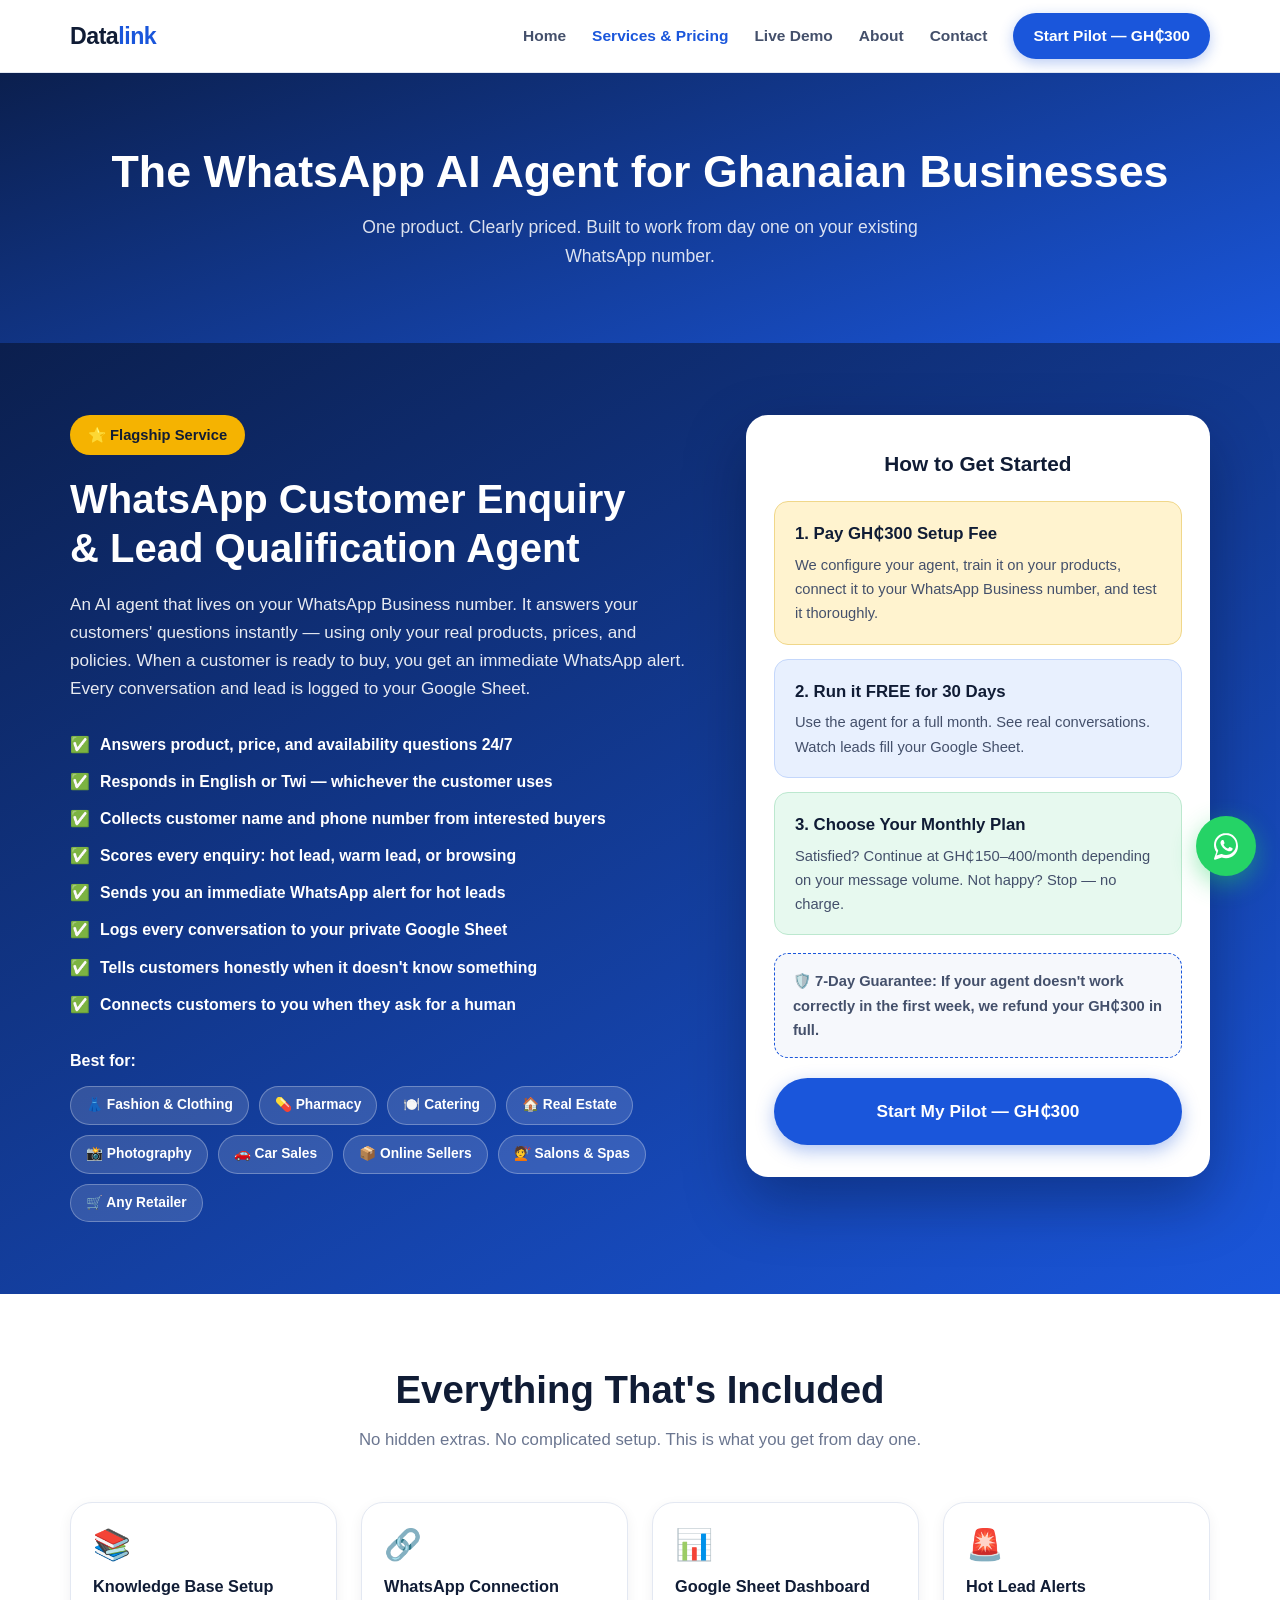
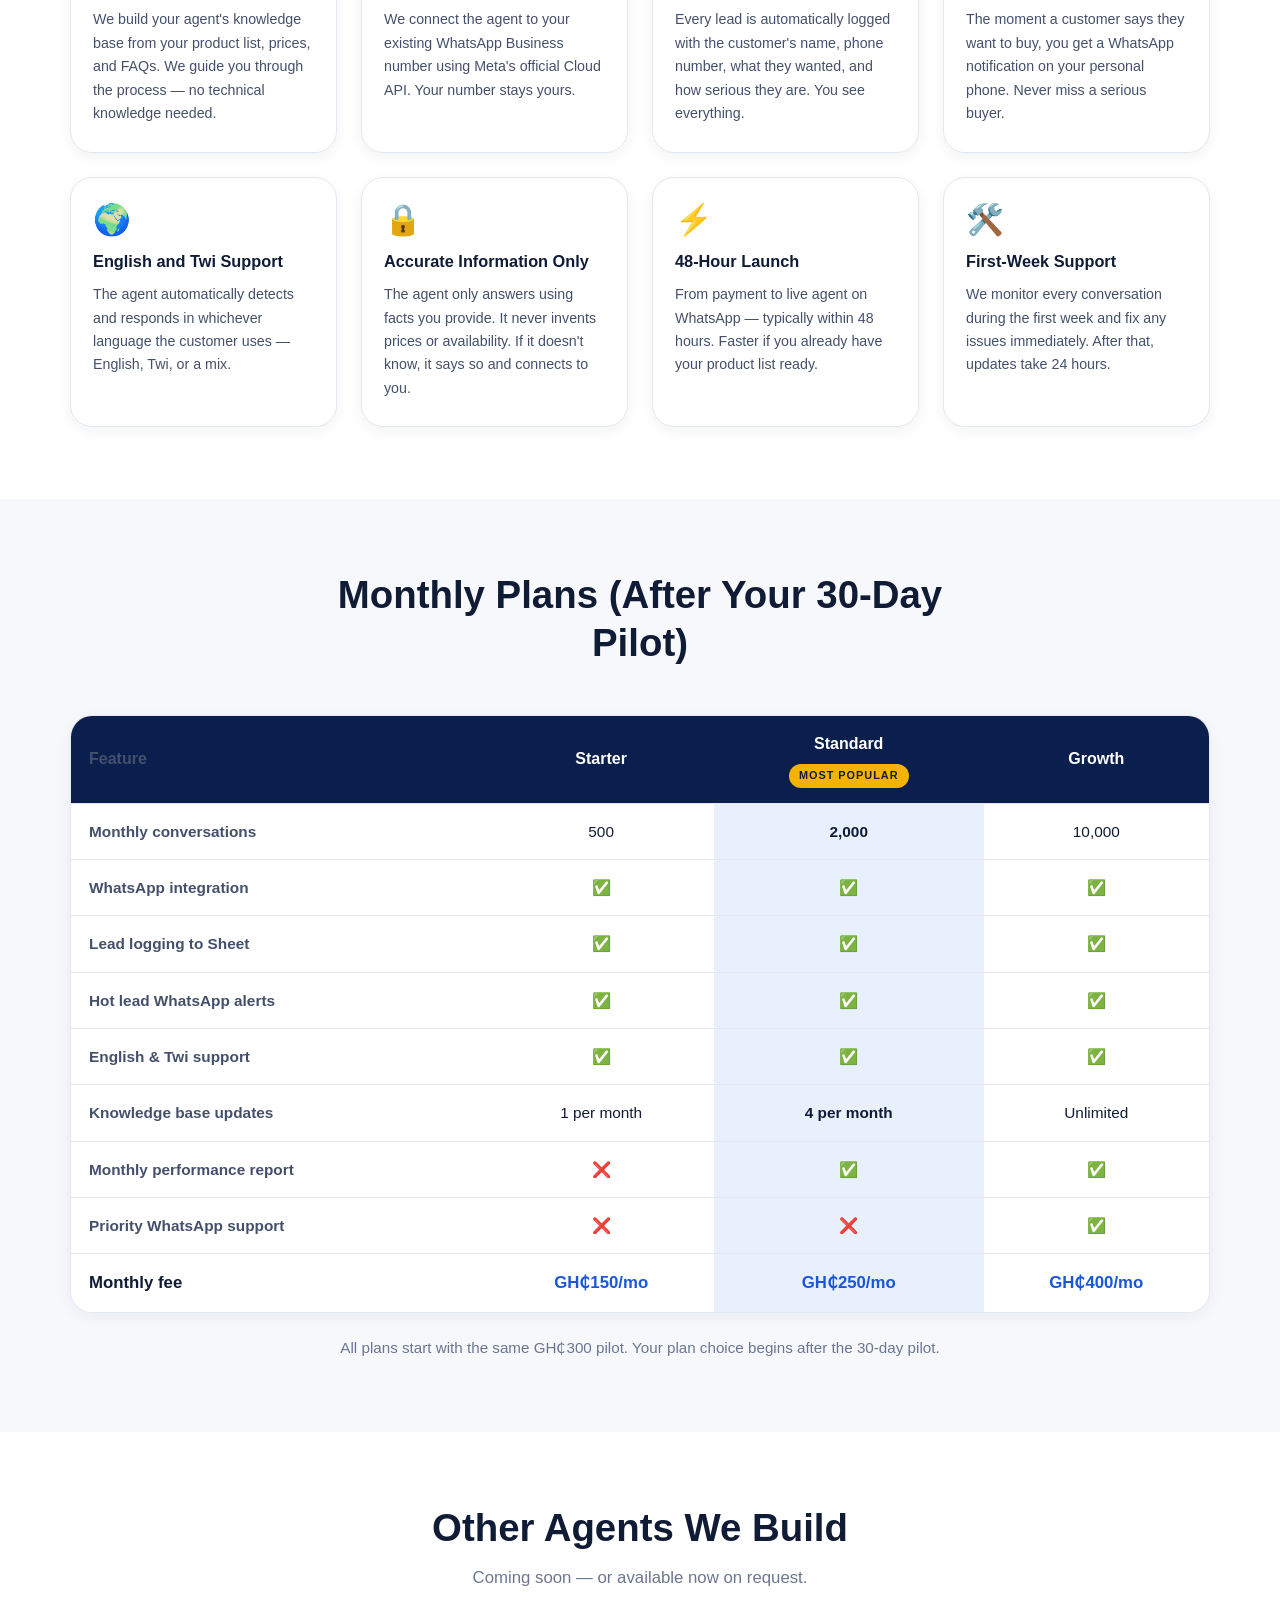
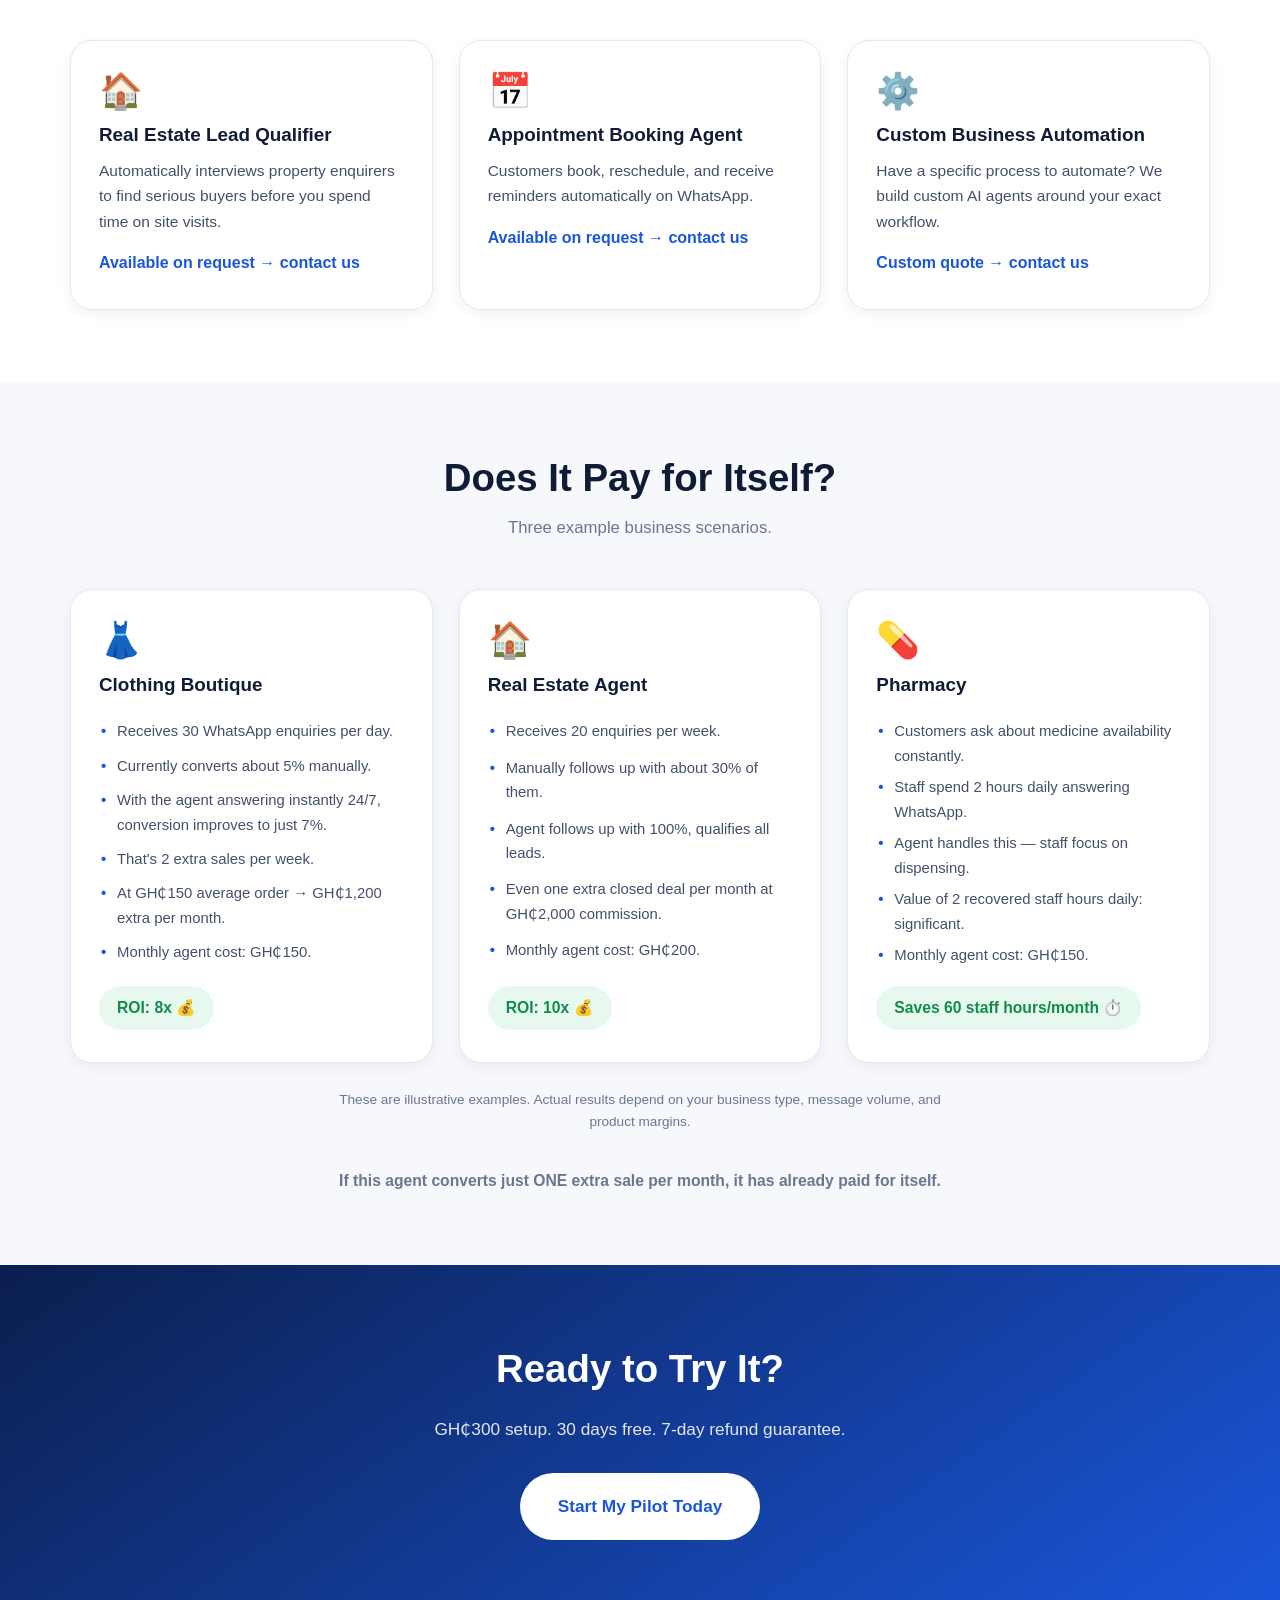
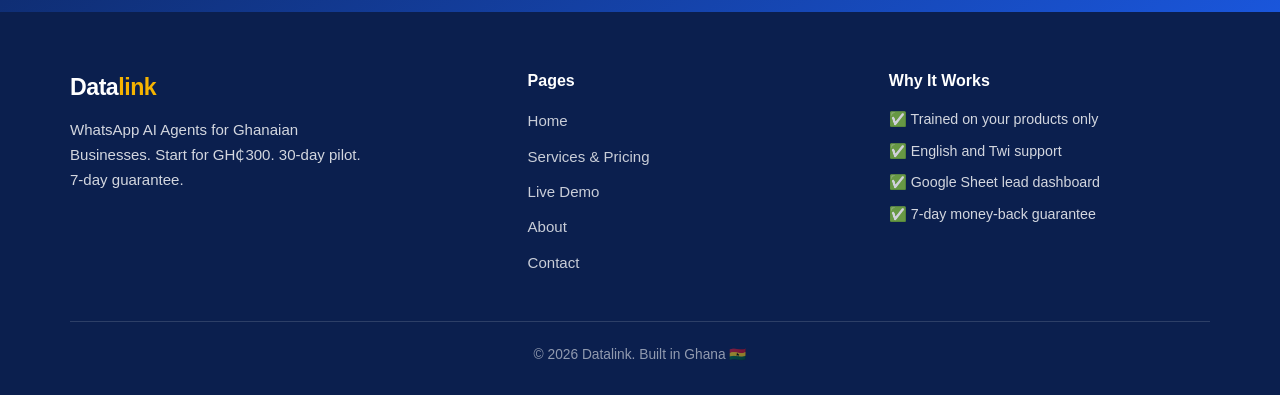
<file: services.html>
<!DOCTYPE html>
<html lang="en">

<head>
  <meta charset="UTF-8">
  <meta name="viewport" content="width=device-width, initial-scale=1.0">
  <title>Services &amp; Pricing | Datalink WhatsApp AI Agent</title>
  <meta name="description"
    content="WhatsApp AI Agent for GH₵300 setup + GH₵150/month. 30-day pilot. 7-day guarantee. Built for Ghanaian SMBs.">
  <link rel="stylesheet" href="css/style.css">
</head>

<body>

  <!-- ================= NAVBAR ================= -->
  <header class="navbar">
    <div class="container nav-inner">
      <a href="index.html" class="logo">Data<span>link</span></a>
      <button class="nav-toggle" aria-label="Toggle navigation">
        <span></span><span></span><span></span>
      </button>
      <nav class="nav-links">
        <a href="index.html">Home</a>
        <a href="services.html" class="active">Services &amp; Pricing</a>
        <a href="portfolio.html">Live Demo</a>
        <a href="about.html">About</a>
        <a href="contact.html">Contact</a>
        <a href="contact.html" class="nav-cta">Start Pilot — GH₵300</a>
      </nav>
    </div>
  </header>

  <!-- ================= HERO ================= -->
  <section class="page-hero">
    <div class="container">
      <h1>The WhatsApp AI Agent for Ghanaian Businesses</h1>
      <p>One product. Clearly priced. Built to work from day one on your existing WhatsApp number.</p>
    </div>
  </section>

  <!-- ================= SECTION A — FLAGSHIP SERVICE ================= -->
  <section class="flagship">
    <div class="container flagship-grid">
      <div>
        <span class="flagship-label">⭐ Flagship Service</span>
        <h2>WhatsApp Customer Enquiry<br>&amp; Lead Qualification Agent</h2>
        <p class="flagship-desc">
          An AI agent that lives on your WhatsApp Business number.
          It answers your customers' questions instantly — using only
          your real products, prices, and policies. When a customer
          is ready to buy, you get an immediate WhatsApp alert.
          Every conversation and lead is logged to your Google Sheet.
        </p>
        <ul class="flagship-list">
          <li>✅ <span>Answers product, price, and availability questions 24/7</span></li>
          <li>✅ <span>Responds in English or Twi — whichever the customer uses</span></li>
          <li>✅ <span>Collects customer name and phone number from interested buyers</span></li>
          <li>✅ <span>Scores every enquiry: hot lead, warm lead, or browsing</span></li>
          <li>✅ <span>Sends you an immediate WhatsApp alert for hot leads</span></li>
          <li>✅ <span>Logs every conversation to your private Google Sheet</span></li>
          <li>✅ <span>Tells customers honestly when it doesn't know something</span></li>
          <li>✅ <span>Connects customers to you when they ask for a human</span></li>
        </ul>
        <p class="flagship-tags-label">Best for:</p>
        <div class="tag-pills">
          <span>👗 Fashion &amp; Clothing</span>
          <span>💊 Pharmacy</span>
          <span>🍽️ Catering</span>
          <span>🏠 Real Estate</span>
          <span>📸 Photography</span>
          <span>🚗 Car Sales</span>
          <span>📦 Online Sellers</span>
          <span>💇 Salons &amp; Spas</span>
          <span>🛒 Any Retailer</span>
        </div>
      </div>

      <!-- Right side — pricing card -->
      <div class="pricing-card">
        <h3>How to Get Started</h3>
        <div class="price-step price-step-gold">
          <strong>1. Pay GH₵300 Setup Fee</strong>
          <p>
            We configure your agent, train it on your products,
            connect it to your WhatsApp Business number, and test
            it thoroughly.
          </p>
        </div>
        <div class="price-step price-step-blue">
          <strong>2. Run it FREE for 30 Days</strong>
          <p>
            Use the agent for a full month. See real conversations.
            Watch leads fill your Google Sheet.
          </p>
        </div>
        <div class="price-step price-step-green">
          <strong>3. Choose Your Monthly Plan</strong>
          <p>
            Satisfied? Continue at GH₵150–400/month depending on your
            message volume. Not happy? Stop — no charge.
          </p>
        </div>
        <div class="guarantee-badge">
          🛡️ <strong>7-Day Guarantee:</strong> If your agent doesn't work
          correctly in the first week, we refund your GH₵300 in full.
        </div>
        <a href="contact.html" class="btn btn-primary btn-lg btn-block">Start My Pilot — GH₵300</a>
      </div>
    </div>
  </section>

  <!-- ================= SECTION B — WHAT'S INCLUDED ================= -->
  <section>
    <div class="container">
      <div class="section-head">
        <h2>Everything That's Included</h2>
        <p>No hidden extras. No complicated setup. This is what you get from day one.</p>
      </div>
      <div class="features-grid">
        <div class="feature">
          <div class="card-icon">📚</div>
          <h3>Knowledge Base Setup</h3>
          <p>
            We build your agent's knowledge base from your product list,
            prices, and FAQs. We guide you through the process —
            no technical knowledge needed.
          </p>
        </div>
        <div class="feature">
          <div class="card-icon">🔗</div>
          <h3>WhatsApp Connection</h3>
          <p>
            We connect the agent to your existing WhatsApp Business number
            using Meta's official Cloud API. Your number stays yours.
          </p>
        </div>
        <div class="feature">
          <div class="card-icon">📊</div>
          <h3>Google Sheet Dashboard</h3>
          <p>
            Every lead is automatically logged with the customer's name,
            phone number, what they wanted, and how serious they are.
            You see everything.
          </p>
        </div>
        <div class="feature">
          <div class="card-icon">🚨</div>
          <h3>Hot Lead Alerts</h3>
          <p>
            The moment a customer says they want to buy, you get a WhatsApp
            notification on your personal phone. Never miss a serious buyer.
          </p>
        </div>
        <div class="feature">
          <div class="card-icon">🌍</div>
          <h3>English and Twi Support</h3>
          <p>
            The agent automatically detects and responds in whichever
            language the customer uses — English, Twi, or a mix.
          </p>
        </div>
        <div class="feature">
          <div class="card-icon">🔒</div>
          <h3>Accurate Information Only</h3>
          <p>
            The agent only answers using facts you provide. It never invents
            prices or availability. If it doesn't know, it says so and
            connects to you.
          </p>
        </div>
        <div class="feature">
          <div class="card-icon">⚡</div>
          <h3>48-Hour Launch</h3>
          <p>
            From payment to live agent on WhatsApp — typically within
            48 hours. Faster if you already have your product list ready.
          </p>
        </div>
        <div class="feature">
          <div class="card-icon">🛠️</div>
          <h3>First-Week Support</h3>
          <p>
            We monitor every conversation during the first week and fix any
            issues immediately. After that, updates take 24 hours.
          </p>
        </div>
      </div>
    </div>
  </section>

  <!-- ================= SECTION C — MONTHLY PLANS TABLE ================= -->
  <section class="section-alt">
    <div class="container">
      <div class="section-head">
        <h2>Monthly Plans (After Your 30-Day Pilot)</h2>
      </div>
      <div class="table-wrap">
        <table class="pricing-table">
          <thead>
            <tr>
              <th>Feature</th>
              <th>Starter</th>
              <th>Standard <span class="popular-tag">MOST POPULAR</span></th>
              <th>Growth</th>
            </tr>
          </thead>
          <tbody>
            <tr>
              <td>Monthly conversations</td>
              <td>500</td>
              <td class="col-popular">2,000</td>
              <td>10,000</td>
            </tr>
            <tr>
              <td>WhatsApp integration</td>
              <td>✅</td>
              <td class="col-popular">✅</td>
              <td>✅</td>
            </tr>
            <tr>
              <td>Lead logging to Sheet</td>
              <td>✅</td>
              <td class="col-popular">✅</td>
              <td>✅</td>
            </tr>
            <tr>
              <td>Hot lead WhatsApp alerts</td>
              <td>✅</td>
              <td class="col-popular">✅</td>
              <td>✅</td>
            </tr>
            <tr>
              <td>English &amp; Twi support</td>
              <td>✅</td>
              <td class="col-popular">✅</td>
              <td>✅</td>
            </tr>
            <tr>
              <td>Knowledge base updates</td>
              <td>1 per month</td>
              <td class="col-popular">4 per month</td>
              <td>Unlimited</td>
            </tr>
            <tr>
              <td>Monthly performance report</td>
              <td>❌</td>
              <td class="col-popular">✅</td>
              <td>✅</td>
            </tr>
            <tr>
              <td>Priority WhatsApp support</td>
              <td>❌</td>
              <td class="col-popular">❌</td>
              <td>✅</td>
            </tr>
            <tr>
              <td>Monthly fee</td>
              <td>GH₵150/mo</td>
              <td class="col-popular">GH₵250/mo</td>
              <td>GH₵400/mo</td>
            </tr>
          </tbody>
        </table>
      </div>
      <p class="table-note">
        All plans start with the same GH₵300 pilot.
        Your plan choice begins after the 30-day pilot.
      </p>
    </div>
  </section>

  <!-- ================= SECTION D — OTHER AGENTS ================= -->
  <section>
    <div class="container">
      <div class="section-head">
        <h2>Other Agents We Build</h2>
        <p>Coming soon — or available now on request.</p>
      </div>
      <div class="cards-3">
        <div class="card">
          <div class="card-icon">🏠</div>
          <h3>Real Estate Lead Qualifier</h3>
          <p>
            Automatically interviews property enquirers to find serious
            buyers before you spend time on site visits.
          </p>
          <a href="contact.html" class="card-price">Available on request → contact us</a>
        </div>
        <div class="card">
          <div class="card-icon">📅</div>
          <h3>Appointment Booking Agent</h3>
          <p>
            Customers book, reschedule, and receive reminders
            automatically on WhatsApp.
          </p>
          <a href="contact.html" class="card-price">Available on request → contact us</a>
        </div>
        <div class="card">
          <div class="card-icon">⚙️</div>
          <h3>Custom Business Automation</h3>
          <p>
            Have a specific process to automate? We build custom AI agents
            around your exact workflow.
          </p>
          <a href="contact.html" class="card-price">Custom quote → contact us</a>
        </div>
      </div>
    </div>
  </section>

  <!-- ================= SECTION E — ROI SCENARIOS ================= -->
  <section class="section-alt">
    <div class="container">
      <div class="section-head">
        <h2>Does It Pay for Itself?</h2>
        <p>Three example business scenarios.</p>
      </div>
      <div class="cards-3">
        <div class="card scenario-card">
          <div class="card-icon">👗</div>
          <h3>Clothing Boutique</h3>
          <ul>
            <li>Receives 30 WhatsApp enquiries per day.</li>
            <li>Currently converts about 5% manually.</li>
            <li>With the agent answering instantly 24/7, conversion improves to just 7%.</li>
            <li>That's 2 extra sales per week.</li>
            <li>At GH₵150 average order → GH₵1,200 extra per month.</li>
            <li>Monthly agent cost: GH₵150.</li>
          </ul>
          <span class="roi-badge">ROI: 8x 💰</span>
        </div>
        <div class="card scenario-card">
          <div class="card-icon">🏠</div>
          <h3>Real Estate Agent</h3>
          <ul>
            <li>Receives 20 enquiries per week.</li>
            <li>Manually follows up with about 30% of them.</li>
            <li>Agent follows up with 100%, qualifies all leads.</li>
            <li>Even one extra closed deal per month at GH₵2,000 commission.</li>
            <li>Monthly agent cost: GH₵200.</li>
          </ul>
          <span class="roi-badge">ROI: 10x 💰</span>
        </div>
        <div class="card scenario-card">
          <div class="card-icon">💊</div>
          <h3>Pharmacy</h3>
          <ul>
            <li>Customers ask about medicine availability constantly.</li>
            <li>Staff spend 2 hours daily answering WhatsApp.</li>
            <li>Agent handles this — staff focus on dispensing.</li>
            <li>Value of 2 recovered staff hours daily: significant.</li>
            <li>Monthly agent cost: GH₵150.</li>
          </ul>
          <span class="roi-badge">Saves 60 staff hours/month ⏱️</span>
        </div>
      </div>
      <p class="disclaimer">
        These are illustrative examples. Actual results depend on your
        business type, message volume, and product margins.
      </p>
      <p class="cards-note">
        <strong>If this agent converts just ONE extra sale per month,
          it has already paid for itself.</strong>
      </p>
    </div>
  </section>

  <!-- ================= FINAL CTA ================= -->
  <section class="cta-banner">
    <div class="container">
      <h2>Ready to Try It?</h2>
      <p>GH₵300 setup. 30 days free. 7-day refund guarantee.</p>
      <div class="hero-ctas">
        <a href="contact.html" class="btn btn-light btn-lg">Start My Pilot Today</a>
      </div>
    </div>
  </section>

  <!-- ================= FOOTER ================= -->
  <footer class="footer">
    <div class="container">
      <div class="footer-grid">
        <div>
          <a href="index.html" class="logo">Data<span>link</span></a>
          <p class="footer-tagline">
            WhatsApp AI Agents for Ghanaian Businesses.
            Start for GH₵300. 30-day pilot. 7-day guarantee.
          </p>
        </div>
        <div>
          <h4>Pages</h4>
          <ul class="footer-links">
            <li><a href="index.html">Home</a></li>
            <li><a href="services.html">Services &amp; Pricing</a></li>
            <li><a href="portfolio.html">Live Demo</a></li>
            <li><a href="about.html">About</a></li>
            <li><a href="contact.html">Contact</a></li>
          </ul>
        </div>
        <div>
          <h4>Why It Works</h4>
          <ul class="footer-why">
            <li>✅ Trained on your products only</li>
            <li>✅ English and Twi support</li>
            <li>✅ Google Sheet lead dashboard</li>
            <li>✅ 7-day money-back guarantee</li>
          </ul>
        </div>
      </div>
      <div class="footer-bottom">
        © <span id="year"></span> Datalink. Built in Ghana 🇬🇭
      </div>
    </div>
  </footer>

  <!-- ================= FLOATING WHATSAPP BUTTON ================= -->
  <!-- PLACEHOLDER: Replace 233XXXXXXXXX with your real WhatsApp number (no + sign) -->
  <a class="wa-float" aria-label="Chat with Datalink on WhatsApp" target="_blank" rel="noopener"
    href="https://wa.me/233XXXXXXXXX?text=Hi%20Datalink%2C%20I%27d%20like%20to%20know%20more%20about%20the%20WhatsApp%20AI%20Agent%20for%20my%20business.">
    <svg viewBox="0 0 32 32" xmlns="http://www.w3.org/2000/svg">
      <path
        d="M16.004 3C9.382 3 4 8.382 4 15.004c0 2.65.87 5.1 2.34 7.09L4.06 28.6a.9.9 0 0 0 1.12 1.12l6.6-2.27a11.94 11.94 0 0 0 4.23.77c6.62 0 12-5.38 12-12.01C28.01 8.38 22.63 3 16 3zm0 2c5.52 0 10 4.48 10 10.01 0 5.52-4.48 10-10 10-1.5 0-2.92-.33-4.2-.92a.9.9 0 0 0-.67-.04l-4.57 1.57 1.59-4.5a.9.9 0 0 0-.08-.76A9.93 9.93 0 0 1 6 15.01C6 9.48 10.48 5 16 5zm-3.68 5.02c-.2 0-.52.07-.8.37-.27.3-1.04 1.02-1.04 2.48 0 1.47 1.07 2.88 1.22 3.08.15.2 2.07 3.31 5.11 4.51 2.53 1 3.05.8 3.6.75.55-.05 1.77-.72 2.02-1.42.25-.7.25-1.3.17-1.42-.07-.12-.27-.2-.57-.35-.3-.15-1.77-.87-2.04-.97-.27-.1-.47-.15-.67.15-.2.3-.77.97-.95 1.17-.17.2-.35.22-.65.07-.3-.15-1.26-.46-2.4-1.48-.9-.8-1.5-1.78-1.67-2.08-.17-.3-.02-.46.13-.61.14-.13.3-.35.45-.52.15-.17.2-.3.3-.5.1-.2.05-.37-.02-.52-.08-.15-.67-1.62-.92-2.22-.24-.58-.49-.5-.67-.5z" />
    </svg>
  </a>

  <script src="js/main.js"></script>
</body>

</html>
</file>
<file: css/style.css>
/* ============================================================
   DATALINK — WhatsApp AI Agents for Ghanaian Businesses
   Shared stylesheet for all pages
   ============================================================ */

/* ---------- Design tokens ---------- */
:root {
  --blue: #1a56db;
  --blue-dark: #11399b;
  --blue-deep: #0b1f4e;
  --blue-light: #e8f0fe;
  --blue-lighter: #f4f8ff;
  --gold: #f5b301;
  --gold-light: #fff3cf;
  --green: #25d366;
  --green-dark: #128c4b;
  --green-light: #e7f9ef;
  --ink: #101c35;
  --ink-soft: #44506b;
  --muted: #6b7690;
  --line: #e3e8f2;
  --bg: #ffffff;
  --bg-alt: #f6f8fc;
  --radius: 14px;
  --radius-lg: 22px;
  --shadow: 0 8px 28px rgba(16, 28, 53, 0.09);
  --shadow-soft: 0 4px 14px rgba(16, 28, 53, 0.06);
  --font: "Segoe UI", -apple-system, BlinkMacSystemFont, Roboto,
    "Helvetica Neue", Arial, sans-serif;
}

/* ---------- Reset / base ---------- */
*,
*::before,
*::after {
  box-sizing: border-box;
  margin: 0;
  padding: 0;
}

html {
  scroll-behavior: smooth;
}

body {
  font-family: var(--font);
  color: var(--ink);
  background: var(--bg);
  line-height: 1.65;
  -webkit-font-smoothing: antialiased;
}

img {
  max-width: 100%;
  display: block;
}

a {
  color: var(--blue);
  text-decoration: none;
}

ul {
  list-style: none;
}

.container {
  width: min(1140px, 92%);
  margin: 0 auto;
}

section {
  padding: 72px 0;
}

.section-alt {
  background: var(--bg-alt);
}

.section-head {
  text-align: center;
  max-width: 680px;
  margin: 0 auto 48px;
}

.section-head h2 {
  font-size: clamp(1.7rem, 3.4vw, 2.4rem);
  line-height: 1.25;
  margin-bottom: 12px;
}

.section-head p {
  color: var(--muted);
  font-size: 1.05rem;
}

/* ---------- Buttons ---------- */
.btn {
  display: inline-block;
  padding: 14px 28px;
  border-radius: 999px;
  font-weight: 700;
  font-size: 1rem;
  text-align: center;
  cursor: pointer;
  border: 2px solid transparent;
  transition: transform 0.15s ease, box-shadow 0.15s ease,
    background 0.15s ease, color 0.15s ease;
}

.btn:hover {
  transform: translateY(-2px);
}

.btn-primary {
  background: var(--blue);
  color: #fff;
  box-shadow: 0 6px 18px rgba(26, 86, 219, 0.35);
}

.btn-primary:hover {
  background: var(--blue-dark);
  color: #fff;
}

.btn-outline {
  background: transparent;
  color: var(--blue);
  border-color: var(--blue);
}

.btn-outline:hover {
  background: var(--blue-light);
}

.btn-light {
  background: #fff;
  color: var(--blue);
}

.btn-light:hover {
  background: var(--gold);
  color: var(--ink);
}

.btn-ghost-light {
  background: transparent;
  color: #fff;
  border-color: rgba(255, 255, 255, 0.7);
}

.btn-ghost-light:hover {
  background: rgba(255, 255, 255, 0.12);
}

.btn-whatsapp {
  background: var(--green);
  color: #fff;
  box-shadow: 0 6px 18px rgba(37, 211, 102, 0.35);
}

.btn-whatsapp:hover {
  background: var(--green-dark);
  color: #fff;
}

.btn-lg {
  padding: 17px 36px;
  font-size: 1.08rem;
}

.btn-block {
  display: block;
  width: 100%;
}

/* ---------- Navbar ---------- */
.navbar {
  position: sticky;
  top: 0;
  z-index: 1000;
  background: rgba(255, 255, 255, 0.96);
  backdrop-filter: blur(8px);
  border-bottom: 1px solid var(--line);
}

.nav-inner {
  display: flex;
  align-items: center;
  justify-content: space-between;
  min-height: 72px;
  gap: 16px;
}

.logo {
  font-size: 1.45rem;
  font-weight: 800;
  color: var(--ink);
  letter-spacing: -0.5px;
}

.logo span {
  color: var(--blue);
}

.nav-links {
  display: flex;
  align-items: center;
  gap: 26px;
}

.nav-links a {
  color: var(--ink-soft);
  font-weight: 600;
  font-size: 0.97rem;
}

.nav-links a:hover,
.nav-links a.active {
  color: var(--blue);
}

.nav-cta {
  background: var(--blue);
  color: #fff !important;
  padding: 10px 20px;
  border-radius: 999px;
  white-space: nowrap;
  box-shadow: 0 4px 14px rgba(26, 86, 219, 0.3);
}

.nav-cta:hover {
  background: var(--blue-dark);
}

.nav-toggle {
  display: none;
  background: none;
  border: none;
  cursor: pointer;
  padding: 8px;
}

.nav-toggle span {
  display: block;
  width: 26px;
  height: 3px;
  background: var(--ink);
  margin: 5px 0;
  border-radius: 3px;
  transition: transform 0.25s ease, opacity 0.25s ease;
}

.nav-toggle.open span:nth-child(1) {
  transform: translateY(8px) rotate(45deg);
}

.nav-toggle.open span:nth-child(2) {
  opacity: 0;
}

.nav-toggle.open span:nth-child(3) {
  transform: translateY(-8px) rotate(-45deg);
}

/* ---------- Hero (shared) ---------- */
.hero {
  background: linear-gradient(160deg, var(--blue-lighter) 0%, #fff 55%);
  padding: 72px 0 80px;
}

.hero-grid {
  display: grid;
  grid-template-columns: 1.1fr 0.9fr;
  gap: 56px;
  align-items: center;
}

.pill-badge {
  display: inline-block;
  background: var(--blue-light);
  color: var(--blue-dark);
  font-weight: 700;
  font-size: 0.88rem;
  padding: 8px 18px;
  border-radius: 999px;
  margin-bottom: 22px;
}

.hero h1 {
  font-size: clamp(2.1rem, 4.6vw, 3.3rem);
  line-height: 1.14;
  letter-spacing: -1px;
  margin-bottom: 20px;
}

.hero h1 .accent {
  color: var(--blue);
}

.hero-sub {
  color: var(--ink-soft);
  font-size: 1.12rem;
  max-width: 540px;
  margin-bottom: 30px;
}

.hero-ctas {
  display: flex;
  flex-wrap: wrap;
  gap: 14px;
  margin-bottom: 40px;
}

/* Trust stats row */
.trust-stats {
  display: flex;
  flex-wrap: wrap;
  gap: 36px;
}

.trust-stat .stat-value {
  font-size: 1.5rem;
  font-weight: 800;
  color: var(--blue);
  display: block;
  line-height: 1.2;
}

.trust-stat .stat-label {
  font-size: 0.88rem;
  color: var(--muted);
}

/* Simple page hero (inner pages) */
.page-hero {
  background: linear-gradient(160deg, var(--blue-deep), var(--blue));
  color: #fff;
  text-align: center;
  padding: 72px 0;
}

.page-hero h1 {
  font-size: clamp(1.9rem, 4vw, 2.8rem);
  line-height: 1.2;
  margin-bottom: 14px;
}

.page-hero p {
  color: rgba(255, 255, 255, 0.85);
  font-size: 1.1rem;
  max-width: 640px;
  margin: 0 auto;
}

/* ---------- Phone mockup ---------- */
.phone-wrap {
  display: flex;
  flex-direction: column;
  align-items: center;
  gap: 18px;
}

.phone {
  width: 330px;
  max-width: 100%;
  background: #0d1526;
  border-radius: 38px;
  padding: 12px;
  box-shadow: 0 24px 60px rgba(11, 31, 78, 0.35);
}

.phone-screen {
  background: #e5ddd5;
  background-image: linear-gradient(rgba(229, 221, 213, 0.94),
      rgba(229, 221, 213, 0.94));
  border-radius: 28px;
  overflow: hidden;
  display: flex;
  flex-direction: column;
  height: 560px;
}

.wa-header {
  background: #075e54;
  color: #fff;
  padding: 14px 16px;
  display: flex;
  align-items: center;
  gap: 12px;
  flex-shrink: 0;
}

.wa-avatar {
  width: 38px;
  height: 38px;
  border-radius: 50%;
  background: var(--gold);
  color: var(--ink);
  display: flex;
  align-items: center;
  justify-content: center;
  font-size: 1.15rem;
  flex-shrink: 0;
}

.wa-header-name {
  font-weight: 700;
  font-size: 0.95rem;
  line-height: 1.25;
}

.wa-header-status {
  font-size: 0.74rem;
  color: #b8e6dc;
}

.chat-area {
  flex: 1;
  padding: 16px 12px;
  overflow-y: auto;
  display: flex;
  flex-direction: column;
  gap: 10px;
}

.msg {
  max-width: 85%;
  padding: 9px 12px;
  border-radius: 12px;
  font-size: 0.86rem;
  line-height: 1.45;
  box-shadow: 0 1px 1px rgba(0, 0, 0, 0.08);
  position: relative;
  opacity: 0;
  transform: translateY(10px);
  transition: opacity 0.4s ease, transform 0.4s ease;
}

.msg.show {
  opacity: 1;
  transform: translateY(0);
}

.msg-customer {
  background: #fff;
  color: var(--ink);
  align-self: flex-start;
  border-top-left-radius: 2px;
}

.msg-agent {
  background: var(--blue);
  color: #fff;
  align-self: flex-end;
  border-top-right-radius: 2px;
}

.msg-time {
  display: block;
  font-size: 0.62rem;
  opacity: 0.65;
  text-align: right;
  margin-top: 4px;
}

/* Typing indicator */
.typing {
  background: #fff;
  align-self: flex-end;
  background: var(--blue);
  padding: 12px 16px;
  display: none;
}

.typing.show {
  display: flex;
  gap: 5px;
  align-items: center;
  opacity: 1;
  transform: none;
}

.typing .dot {
  width: 7px;
  height: 7px;
  border-radius: 50%;
  background: rgba(255, 255, 255, 0.85);
  animation: bounce 1s infinite ease-in-out;
}

.typing .dot:nth-child(2) {
  animation-delay: 0.15s;
}

.typing .dot:nth-child(3) {
  animation-delay: 0.3s;
}

@keyframes bounce {

  0%,
  60%,
  100% {
    transform: translateY(0);
  }

  30% {
    transform: translateY(-5px);
  }
}

.phone-caption {
  font-size: 0.9rem;
  color: var(--muted);
  text-align: center;
  max-width: 320px;
  font-style: italic;
}

/* Static chat (no animation, e.g. tabs) */
.chat-static .msg {
  opacity: 1;
  transform: none;
}

/* ---------- Cards ---------- */
.cards-3 {
  display: grid;
  grid-template-columns: repeat(3, 1fr);
  gap: 26px;
}

.card {
  background: #fff;
  border: 1px solid var(--line);
  border-radius: var(--radius-lg);
  padding: 32px 28px;
  box-shadow: var(--shadow-soft);
  transition: transform 0.2s ease, box-shadow 0.2s ease;
}

.card:hover {
  transform: translateY(-5px);
  box-shadow: var(--shadow);
}

.card-icon {
  font-size: 2.2rem;
  margin-bottom: 14px;
  line-height: 1;
}

.card h3 {
  font-size: 1.18rem;
  margin-bottom: 10px;
  line-height: 1.35;
}

.card p {
  color: var(--ink-soft);
  font-size: 0.97rem;
}

.card .card-price {
  display: block;
  margin-top: 16px;
  font-weight: 800;
  color: var(--blue);
}

.card .btn {
  margin-top: 18px;
}

/* Featured service card */
.card-featured {
  background: linear-gradient(150deg, var(--blue), var(--blue-dark));
  color: #fff;
  border: none;
  position: relative;
  overflow: hidden;
}

.card-featured::before {
  content: "FLAGSHIP";
  position: absolute;
  top: 18px;
  right: -34px;
  background: var(--gold);
  color: var(--ink);
  font-size: 0.68rem;
  font-weight: 800;
  letter-spacing: 1px;
  padding: 5px 40px;
  transform: rotate(40deg);
}

.card-featured h3,
.card-featured .card-price {
  color: #fff;
}

.card-featured p {
  color: rgba(255, 255, 255, 0.88);
}

.card-featured .card-price {
  color: var(--gold);
}

.cards-note {
  text-align: center;
  margin-top: 34px;
  color: var(--muted);
  font-size: 0.98rem;
}

/* ---------- Steps (How it works) ---------- */
.steps {
  display: grid;
  grid-template-columns: repeat(3, 1fr);
  gap: 26px;
}

.step {
  background: #fff;
  border: 1px solid var(--line);
  border-radius: var(--radius-lg);
  padding: 32px 28px;
  box-shadow: var(--shadow-soft);
}

.step-num {
  width: 44px;
  height: 44px;
  border-radius: 50%;
  background: var(--blue);
  color: #fff;
  font-weight: 800;
  font-size: 1.15rem;
  display: flex;
  align-items: center;
  justify-content: center;
  margin-bottom: 16px;
}

.step h3 {
  font-size: 1.12rem;
  margin-bottom: 10px;
  line-height: 1.35;
}

.step p {
  color: var(--ink-soft);
  font-size: 0.96rem;
}

/* Gold callout */
.callout-gold {
  margin-top: 34px;
  background: var(--gold);
  color: var(--ink);
  border-radius: var(--radius-lg);
  padding: 28px 34px;
  font-size: 1.1rem;
  font-weight: 700;
  text-align: center;
  line-height: 1.55;
  box-shadow: var(--shadow-soft);
}

/* ---------- Checklist ---------- */
.checklist {
  display: grid;
  grid-template-columns: repeat(2, 1fr);
  gap: 14px 32px;
  max-width: 880px;
  margin: 0 auto;
}

.checklist li {
  background: #fff;
  border: 1px solid var(--line);
  border-radius: var(--radius);
  padding: 15px 18px;
  font-weight: 600;
  font-size: 0.97rem;
  display: flex;
  gap: 10px;
  align-items: flex-start;
  box-shadow: var(--shadow-soft);
}

/* ---------- Bottom line banner (problem section) ---------- */
.bottom-line {
  margin-top: 36px;
  text-align: center;
  font-size: 1.18rem;
  font-weight: 800;
  color: var(--blue-deep);
}

.bottom-line .accent {
  color: var(--blue);
}

/* ---------- CTA banner ---------- */
.cta-banner {
  background: linear-gradient(145deg, var(--blue-deep), var(--blue));
  color: #fff;
  text-align: center;
  border-radius: 0;
}

.cta-banner h2 {
  font-size: clamp(1.7rem, 3.4vw, 2.4rem);
  margin-bottom: 14px;
}

.cta-banner p {
  color: rgba(255, 255, 255, 0.88);
  font-size: 1.08rem;
  max-width: 620px;
  margin: 0 auto 30px;
}

.cta-banner .hero-ctas {
  justify-content: center;
  margin-bottom: 0;
}

/* ---------- Flagship section (services) ---------- */
.flagship {
  background: linear-gradient(150deg, var(--blue-deep), var(--blue));
  color: #fff;
}

.flagship-grid {
  display: grid;
  grid-template-columns: 1.15fr 0.85fr;
  gap: 48px;
  align-items: start;
}

.flagship-label {
  display: inline-block;
  background: var(--gold);
  color: var(--ink);
  font-weight: 800;
  font-size: 0.92rem;
  padding: 8px 18px;
  border-radius: 999px;
  margin-bottom: 20px;
}

.flagship h2 {
  font-size: clamp(1.7rem, 3.4vw, 2.5rem);
  line-height: 1.22;
  margin-bottom: 18px;
}

.flagship-desc {
  color: rgba(255, 255, 255, 0.9);
  font-size: 1.07rem;
  margin-bottom: 28px;
}

.flagship-list {
  display: grid;
  gap: 11px;
  margin-bottom: 30px;
}

.flagship-list li {
  display: flex;
  gap: 10px;
  align-items: flex-start;
  font-size: 0.99rem;
  font-weight: 600;
}

.flagship-tags-label {
  font-weight: 800;
  margin-bottom: 12px;
  font-size: 1rem;
}

.tag-pills {
  display: flex;
  flex-wrap: wrap;
  gap: 10px;
}

.tag-pills span {
  background: rgba(255, 255, 255, 0.14);
  border: 1px solid rgba(255, 255, 255, 0.28);
  border-radius: 999px;
  padding: 7px 15px;
  font-size: 0.86rem;
  font-weight: 600;
}

/* Pricing card (right side of flagship) */
.pricing-card {
  background: #fff;
  color: var(--ink);
  border-radius: var(--radius-lg);
  padding: 32px 28px;
  box-shadow: 0 24px 60px rgba(4, 12, 36, 0.35);
}

.pricing-card h3 {
  font-size: 1.3rem;
  margin-bottom: 20px;
  text-align: center;
}

.price-step {
  border-radius: var(--radius);
  padding: 18px 20px;
  margin-bottom: 14px;
}

.price-step strong {
  display: block;
  font-size: 1.05rem;
  margin-bottom: 5px;
}

.price-step p {
  font-size: 0.92rem;
  color: var(--ink-soft);
}

.price-step-gold {
  background: var(--gold-light);
  border: 1px solid #f0d78a;
}

.price-step-blue {
  background: var(--blue-light);
  border: 1px solid #c4d7fb;
}

.price-step-green {
  background: var(--green-light);
  border: 1px solid #bce8cf;
}

.guarantee-badge {
  background: var(--bg-alt);
  border: 1.5px dashed var(--blue);
  border-radius: var(--radius);
  padding: 15px 18px;
  font-size: 0.92rem;
  font-weight: 600;
  color: var(--ink-soft);
  margin: 18px 0 20px;
}

/* ---------- Feature grid (what's included) ---------- */
.features-grid {
  display: grid;
  grid-template-columns: repeat(4, 1fr);
  gap: 24px;
}

.feature {
  background: #fff;
  border: 1px solid var(--line);
  border-radius: var(--radius-lg);
  padding: 26px 22px;
  box-shadow: var(--shadow-soft);
}

.feature .card-icon {
  font-size: 1.9rem;
}

.feature h3 {
  font-size: 1.02rem;
  margin-bottom: 8px;
}

.feature p {
  font-size: 0.89rem;
  color: var(--ink-soft);
}

/* ---------- Pricing table ---------- */
.table-wrap {
  overflow-x: auto;
  -webkit-overflow-scrolling: touch;
  border-radius: var(--radius-lg);
  box-shadow: var(--shadow-soft);
  border: 1px solid var(--line);
}

.pricing-table {
  width: 100%;
  border-collapse: collapse;
  background: #fff;
  min-width: 640px;
  font-size: 0.96rem;
}

.pricing-table th,
.pricing-table td {
  padding: 15px 18px;
  text-align: center;
  border-bottom: 1px solid var(--line);
}

.pricing-table th:first-child,
.pricing-table td:first-child {
  text-align: left;
  font-weight: 600;
  color: var(--ink-soft);
}

.pricing-table thead th {
  background: var(--blue-deep);
  color: #fff;
  font-size: 1rem;
}

.pricing-table thead th .popular-tag {
  display: block;
  font-size: 0.68rem;
  font-weight: 800;
  letter-spacing: 1px;
  color: var(--ink);
  background: var(--gold);
  border-radius: 999px;
  padding: 3px 10px;
  margin: 6px auto 0;
  width: max-content;
}

.pricing-table .col-popular {
  background: var(--blue-light);
  font-weight: 700;
}

.pricing-table tbody tr:last-child td {
  border-bottom: none;
  font-weight: 800;
  font-size: 1.05rem;
  color: var(--blue);
}

.pricing-table tbody tr:last-child td:first-child {
  color: var(--ink);
}

.table-note {
  text-align: center;
  margin-top: 22px;
  color: var(--muted);
  font-size: 0.95rem;
}

/* ---------- ROI scenario cards ---------- */
.scenario-card {
  display: flex;
  flex-direction: column;
}

.scenario-card ul {
  margin: 12px 0 18px;
  display: grid;
  gap: 7px;
  flex: 1;
}

.scenario-card ul li {
  font-size: 0.93rem;
  color: var(--ink-soft);
  padding-left: 18px;
  position: relative;
}

.scenario-card ul li::before {
  content: "•";
  color: var(--blue);
  position: absolute;
  left: 2px;
  font-weight: 800;
}

.roi-badge {
  align-self: flex-start;
  background: var(--green-light);
  color: var(--green-dark);
  font-weight: 800;
  padding: 9px 18px;
  border-radius: 999px;
  font-size: 0.98rem;
}

/* ---------- Tabs (portfolio) ---------- */
.tabs {
  display: flex;
  flex-wrap: wrap;
  justify-content: center;
  gap: 12px;
  margin-bottom: 40px;
}

.tab-btn {
  background: #fff;
  border: 2px solid var(--line);
  border-radius: 999px;
  padding: 11px 22px;
  font-family: var(--font);
  font-size: 0.95rem;
  font-weight: 700;
  color: var(--ink-soft);
  cursor: pointer;
  transition: all 0.15s ease;
}

.tab-btn:hover {
  border-color: var(--blue);
  color: var(--blue);
}

.tab-btn.active {
  background: var(--blue);
  border-color: var(--blue);
  color: #fff;
}

.tab-panel {
  display: none;
}

.tab-panel.active {
  display: block;
  animation: fadeIn 0.35s ease;
}

@keyframes fadeIn {
  from {
    opacity: 0;
    transform: translateY(8px);
  }

  to {
    opacity: 1;
    transform: translateY(0);
  }
}

/* Demo layout: phone + annotations */
.demo-grid {
  display: grid;
  grid-template-columns: auto 1fr;
  gap: 52px;
  align-items: center;
  justify-content: center;
}

.annotations {
  max-width: 520px;
}

.annotations h3 {
  font-size: 1.25rem;
  margin-bottom: 18px;
}

.annotations ul {
  display: grid;
  gap: 11px;
  margin-bottom: 26px;
}

.annotations li {
  display: flex;
  gap: 10px;
  align-items: flex-start;
  font-size: 0.97rem;
  color: var(--ink-soft);
  font-weight: 600;
}

.demo-callout {
  background: var(--blue-deep);
  color: #fff;
  border-radius: var(--radius-lg);
  padding: 24px 28px;
  font-size: 1.12rem;
  font-weight: 800;
  line-height: 1.5;
}

/* ---------- Stat cards (results) ---------- */
.stat-cards {
  display: grid;
  grid-template-columns: repeat(3, 1fr);
  gap: 26px;
}

.stat-card {
  background: #fff;
  border: 1px solid var(--line);
  border-radius: var(--radius-lg);
  padding: 38px 26px;
  text-align: center;
  box-shadow: var(--shadow-soft);
}

.stat-card .big {
  display: block;
  font-size: 2.6rem;
  font-weight: 800;
  color: var(--blue);
  line-height: 1.15;
  margin-bottom: 8px;
}

.stat-card .label {
  color: var(--ink-soft);
  font-size: 0.97rem;
  font-weight: 600;
}

.disclaimer {
  text-align: center;
  color: var(--muted);
  font-size: 0.85rem;
  max-width: 620px;
  margin: 26px auto 0;
}

/* ---------- Industry cards ---------- */
.industry-grid {
  display: grid;
  grid-template-columns: repeat(3, 1fr);
  gap: 22px;
}

.industry-card {
  background: #fff;
  border: 1px solid var(--line);
  border-radius: var(--radius);
  padding: 22px 24px;
  display: flex;
  gap: 16px;
  align-items: center;
  box-shadow: var(--shadow-soft);
}

.industry-card .icon {
  font-size: 1.8rem;
}

.industry-card h3 {
  font-size: 1.02rem;
  margin-bottom: 2px;
}

.industry-card p {
  font-size: 0.87rem;
  color: var(--muted);
}

/* ---------- Story (about) ---------- */
.story-grid {
  display: grid;
  grid-template-columns: 1fr 1fr;
  gap: 52px;
  align-items: center;
}

.story-text h2 {
  font-size: clamp(1.6rem, 3vw, 2.2rem);
  margin-bottom: 20px;
}

.story-text p {
  color: var(--ink-soft);
  margin-bottom: 18px;
  font-size: 1.03rem;
}

.story-visual {
  background: linear-gradient(150deg, var(--blue-deep), var(--blue));
  border-radius: var(--radius-lg);
  color: #fff;
  padding: 46px 38px;
  text-align: center;
  box-shadow: var(--shadow);
}

.story-visual .big-emoji {
  font-size: 3.4rem;
  margin-bottom: 16px;
}

.story-visual blockquote {
  font-size: 1.2rem;
  font-weight: 700;
  line-height: 1.55;
}

.story-visual cite {
  display: block;
  margin-top: 16px;
  font-style: normal;
  color: var(--gold);
  font-weight: 700;
  font-size: 0.95rem;
}

/* ---------- FAQ accordion ---------- */
.faq-list {
  max-width: 780px;
  margin: 0 auto;
  display: grid;
  gap: 14px;
}

.faq-item {
  background: #fff;
  border: 1px solid var(--line);
  border-radius: var(--radius);
  overflow: hidden;
  box-shadow: var(--shadow-soft);
}

.faq-q {
  width: 100%;
  background: none;
  border: none;
  font-family: var(--font);
  text-align: left;
  padding: 20px 56px 20px 24px;
  font-size: 1.04rem;
  font-weight: 700;
  color: var(--ink);
  cursor: pointer;
  position: relative;
}

.faq-q::after {
  content: "+";
  position: absolute;
  right: 22px;
  top: 50%;
  transform: translateY(-50%);
  font-size: 1.5rem;
  font-weight: 400;
  color: var(--blue);
  transition: transform 0.25s ease;
}

.faq-item.open .faq-q::after {
  transform: translateY(-50%) rotate(45deg);
}

.faq-a {
  max-height: 0;
  overflow: hidden;
  transition: max-height 0.35s ease;
}

.faq-a p {
  padding: 0 24px 22px;
  color: var(--ink-soft);
  font-size: 0.98rem;
}

/* ---------- Contact page ---------- */
.contact-grid {
  display: grid;
  grid-template-columns: 1.15fr 0.85fr;
  gap: 48px;
  align-items: start;
}

.form-card {
  background: #fff;
  border: 1px solid var(--line);
  border-radius: var(--radius-lg);
  padding: 36px 32px;
  box-shadow: var(--shadow);
}

.form-group {
  margin-bottom: 22px;
}

.form-group label {
  display: block;
  font-weight: 700;
  font-size: 0.95rem;
  margin-bottom: 7px;
}

.form-group label .req {
  color: #e02424;
}

.form-group input,
.form-group select,
.form-group textarea {
  width: 100%;
  padding: 13px 15px;
  border: 1.5px solid var(--line);
  border-radius: 10px;
  font-family: var(--font);
  font-size: 0.98rem;
  color: var(--ink);
  background: #fff;
  transition: border-color 0.15s ease, box-shadow 0.15s ease;
}

.form-group input:focus,
.form-group select:focus,
.form-group textarea:focus {
  outline: none;
  border-color: var(--blue);
  box-shadow: 0 0 0 3px rgba(26, 86, 219, 0.15);
}

.form-group .helper {
  font-size: 0.82rem;
  color: var(--muted);
  margin-top: 5px;
}

.form-group .error-msg {
  display: none;
  font-size: 0.84rem;
  color: #e02424;
  font-weight: 600;
  margin-top: 5px;
}

.form-group.invalid .error-msg {
  display: block;
}

.form-group.invalid input,
.form-group.invalid select,
.form-group.invalid textarea {
  border-color: #e02424;
}

/* Radio cards */
.radio-cards {
  display: grid;
  gap: 10px;
}

.radio-card {
  display: flex;
  align-items: center;
  gap: 12px;
  border: 1.5px solid var(--line);
  border-radius: 10px;
  padding: 13px 16px;
  cursor: pointer;
  font-size: 0.95rem;
  font-weight: 600;
  color: var(--ink-soft);
  transition: all 0.15s ease;
}

.radio-card:hover {
  border-color: var(--blue);
}

.radio-card input {
  accent-color: var(--blue);
  width: 18px;
  height: 18px;
  flex-shrink: 0;
}

.radio-card:has(input:checked) {
  border-color: var(--blue);
  background: var(--blue-light);
  color: var(--blue-dark);
}

.form-small-print {
  text-align: center;
  font-size: 0.85rem;
  color: var(--muted);
  margin-top: 16px;
}

.form-status {
  display: none;
  margin-top: 16px;
  padding: 14px 18px;
  border-radius: 10px;
  font-weight: 600;
  font-size: 0.95rem;
}

.form-status.success {
  display: block;
  background: var(--green-light);
  color: var(--green-dark);
}

.form-status.error {
  display: block;
  background: #fde8e8;
  color: #c81e1e;
}

/* Direct contact column */
.direct-card {
  background: #fff;
  border: 1px solid var(--line);
  border-radius: var(--radius-lg);
  padding: 32px 28px;
  box-shadow: var(--shadow-soft);
}

.direct-card h3 {
  font-size: 1.2rem;
  margin-bottom: 16px;
}

.direct-card .alt-contact {
  font-size: 0.93rem;
  color: var(--muted);
  margin-top: 14px;
  text-align: center;
}

.divider {
  border: none;
  border-top: 1px solid var(--line);
  margin: 28px 0;
}

/* Timeline */
.timeline {
  position: relative;
  padding-left: 30px;
}

.timeline::before {
  content: "";
  position: absolute;
  left: 9px;
  top: 8px;
  bottom: 8px;
  width: 2px;
  background: var(--blue-light);
}

.timeline-step {
  position: relative;
  padding-bottom: 24px;
}

.timeline-step:last-child {
  padding-bottom: 0;
}

.timeline-step::before {
  content: "";
  position: absolute;
  left: -27px;
  top: 6px;
  width: 14px;
  height: 14px;
  border-radius: 50%;
  background: var(--blue);
  border: 3px solid var(--blue-light);
}

.timeline-step strong {
  display: block;
  font-size: 0.97rem;
  color: var(--blue-dark);
  margin-bottom: 3px;
}

.timeline-step p {
  font-size: 0.91rem;
  color: var(--ink-soft);
}

/* ---------- Footer ---------- */
.footer {
  background: var(--blue-deep);
  color: rgba(255, 255, 255, 0.82);
  padding: 56px 0 28px;
}

.footer-grid {
  display: grid;
  grid-template-columns: 1.3fr 1fr 1fr;
  gap: 40px;
  margin-bottom: 36px;
}

.footer .logo {
  color: #fff;
  margin-bottom: 12px;
  display: inline-block;
}

.footer .logo span {
  color: var(--gold);
}

.footer-tagline {
  font-size: 0.94rem;
  max-width: 300px;
}

.footer h4 {
  color: #fff;
  font-size: 1rem;
  margin-bottom: 14px;
}

.footer-links li {
  margin-bottom: 9px;
}

.footer-links a {
  color: rgba(255, 255, 255, 0.78);
  font-size: 0.94rem;
}

.footer-links a:hover {
  color: var(--gold);
}

.footer-why li {
  font-size: 0.89rem;
  margin-bottom: 8px;
}

.footer-bottom {
  border-top: 1px solid rgba(255, 255, 255, 0.14);
  padding-top: 22px;
  text-align: center;
  font-size: 0.86rem;
  color: rgba(255, 255, 255, 0.55);
}

/* ---------- Floating WhatsApp button ---------- */
.wa-float {
  position: fixed;
  bottom: 24px;
  right: 24px;
  z-index: 999;
  width: 60px;
  height: 60px;
  border-radius: 50%;
  background: var(--green);
  color: #fff;
  display: flex;
  align-items: center;
  justify-content: center;
  box-shadow: 0 8px 24px rgba(37, 211, 102, 0.45);
  transition: transform 0.2s ease;
}

.wa-float:hover {
  transform: scale(1.1);
}

.wa-float svg {
  width: 32px;
  height: 32px;
  fill: #fff;
}

/* ============================================================
   RESPONSIVE
   ============================================================ */

@media (max-width: 1024px) {
  .hero-grid {
    grid-template-columns: 1fr;
    gap: 48px;
    text-align: center;
  }

  .hero-sub {
    margin-left: auto;
    margin-right: auto;
  }

  .hero-ctas,
  .trust-stats {
    justify-content: center;
  }

  .flagship-grid,
  .story-grid,
  .contact-grid {
    grid-template-columns: 1fr;
  }

  .features-grid {
    grid-template-columns: repeat(2, 1fr);
  }

  .demo-grid {
    grid-template-columns: 1fr;
    justify-items: center;
  }

  .footer-grid {
    grid-template-columns: 1fr 1fr;
  }
}

@media (max-width: 768px) {
  section {
    padding: 56px 0;
  }

  .nav-toggle {
    display: block;
  }

  .nav-links {
    position: absolute;
    top: 72px;
    left: 0;
    right: 0;
    background: #fff;
    flex-direction: column;
    align-items: stretch;
    gap: 0;
    padding: 12px 4%;
    border-bottom: 1px solid var(--line);
    box-shadow: var(--shadow);
    display: none;
  }

  .nav-links.open {
    display: flex;
  }

  .nav-links a {
    padding: 13px 8px;
    border-bottom: 1px solid var(--bg-alt);
  }

  .nav-links a:last-child {
    border-bottom: none;
  }

  .nav-cta {
    margin-top: 10px;
    text-align: center;
  }

  .cards-3,
  .steps,
  .stat-cards,
  .industry-grid {
    grid-template-columns: 1fr;
  }

  .checklist {
    grid-template-columns: 1fr;
  }

  .footer-grid {
    grid-template-columns: 1fr;
    gap: 32px;
  }
}

@media (max-width: 480px) {
  .features-grid {
    grid-template-columns: 1fr;
  }

  .phone {
    width: 300px;
  }

  .phone-screen {
    height: 520px;
  }

  .hero-ctas .btn {
    width: 100%;
  }

  .pricing-card,
  .form-card {
    padding: 26px 20px;
  }
}
</file>
